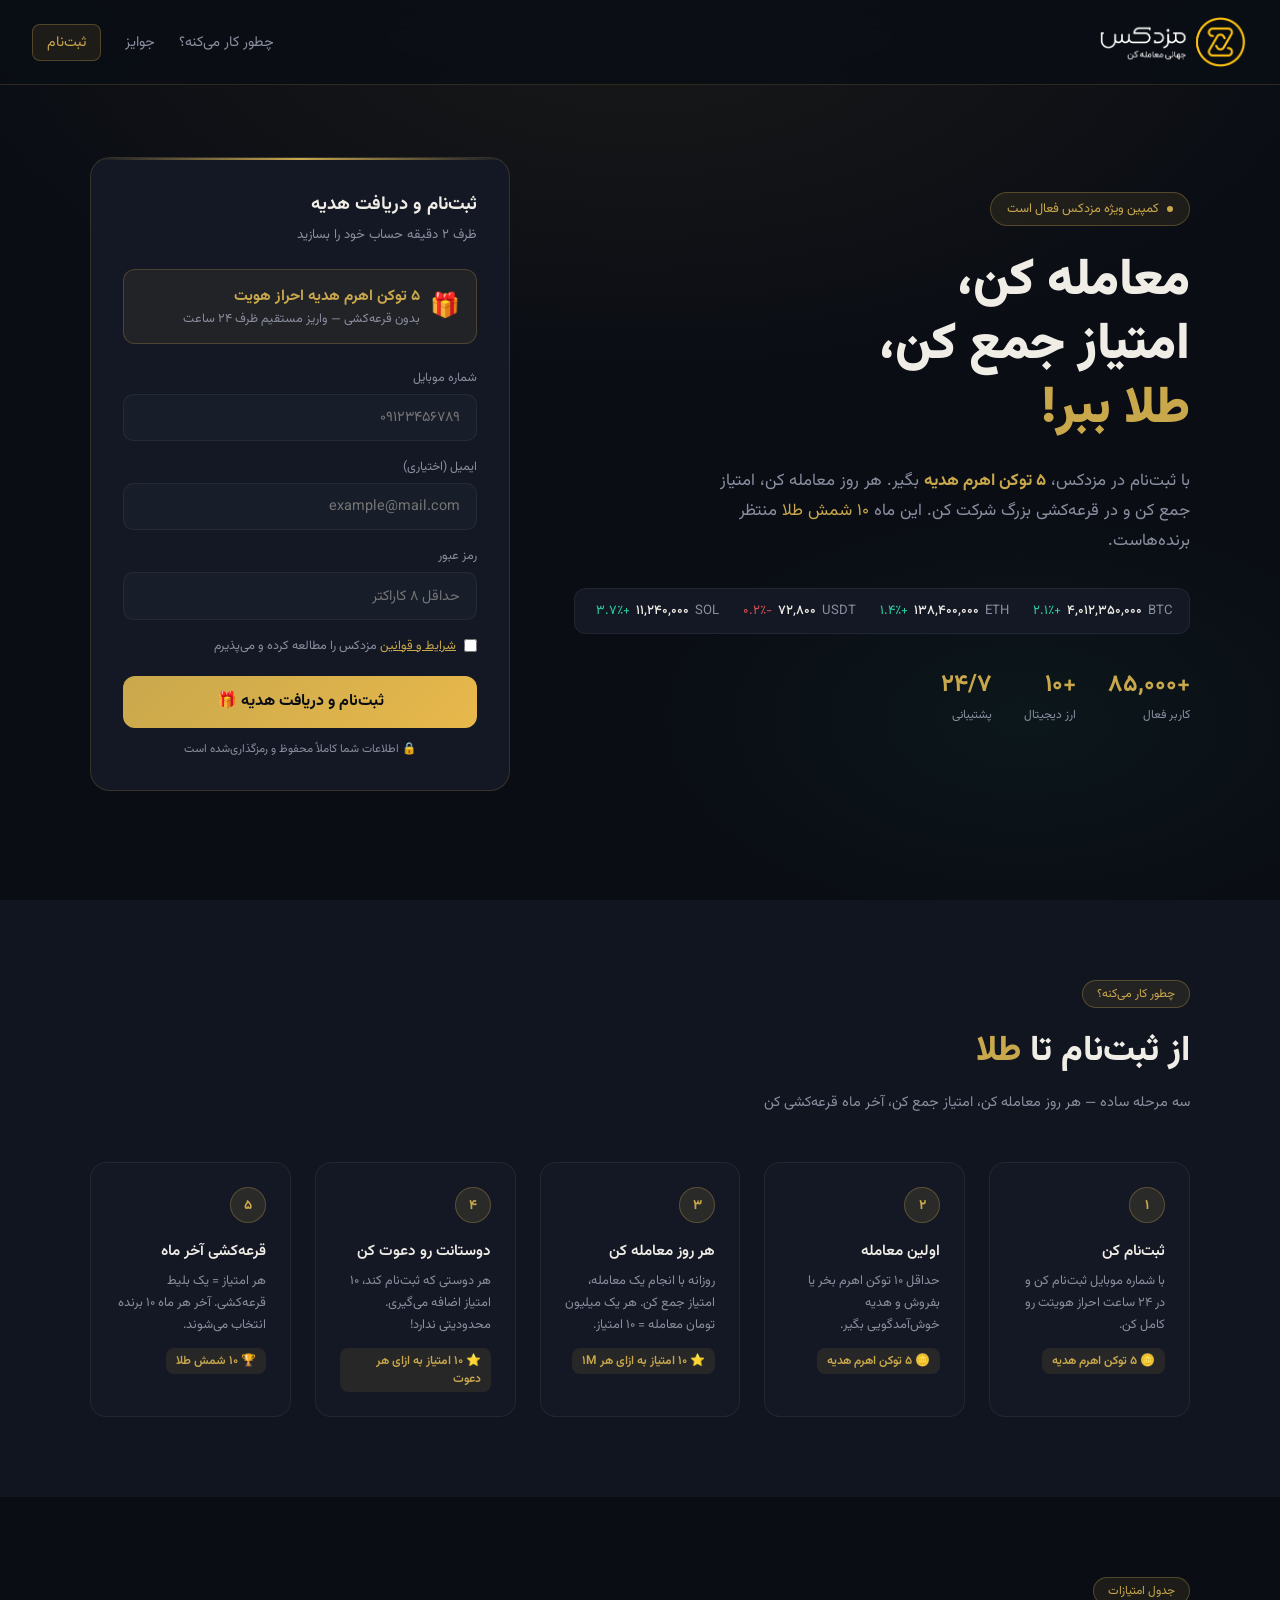
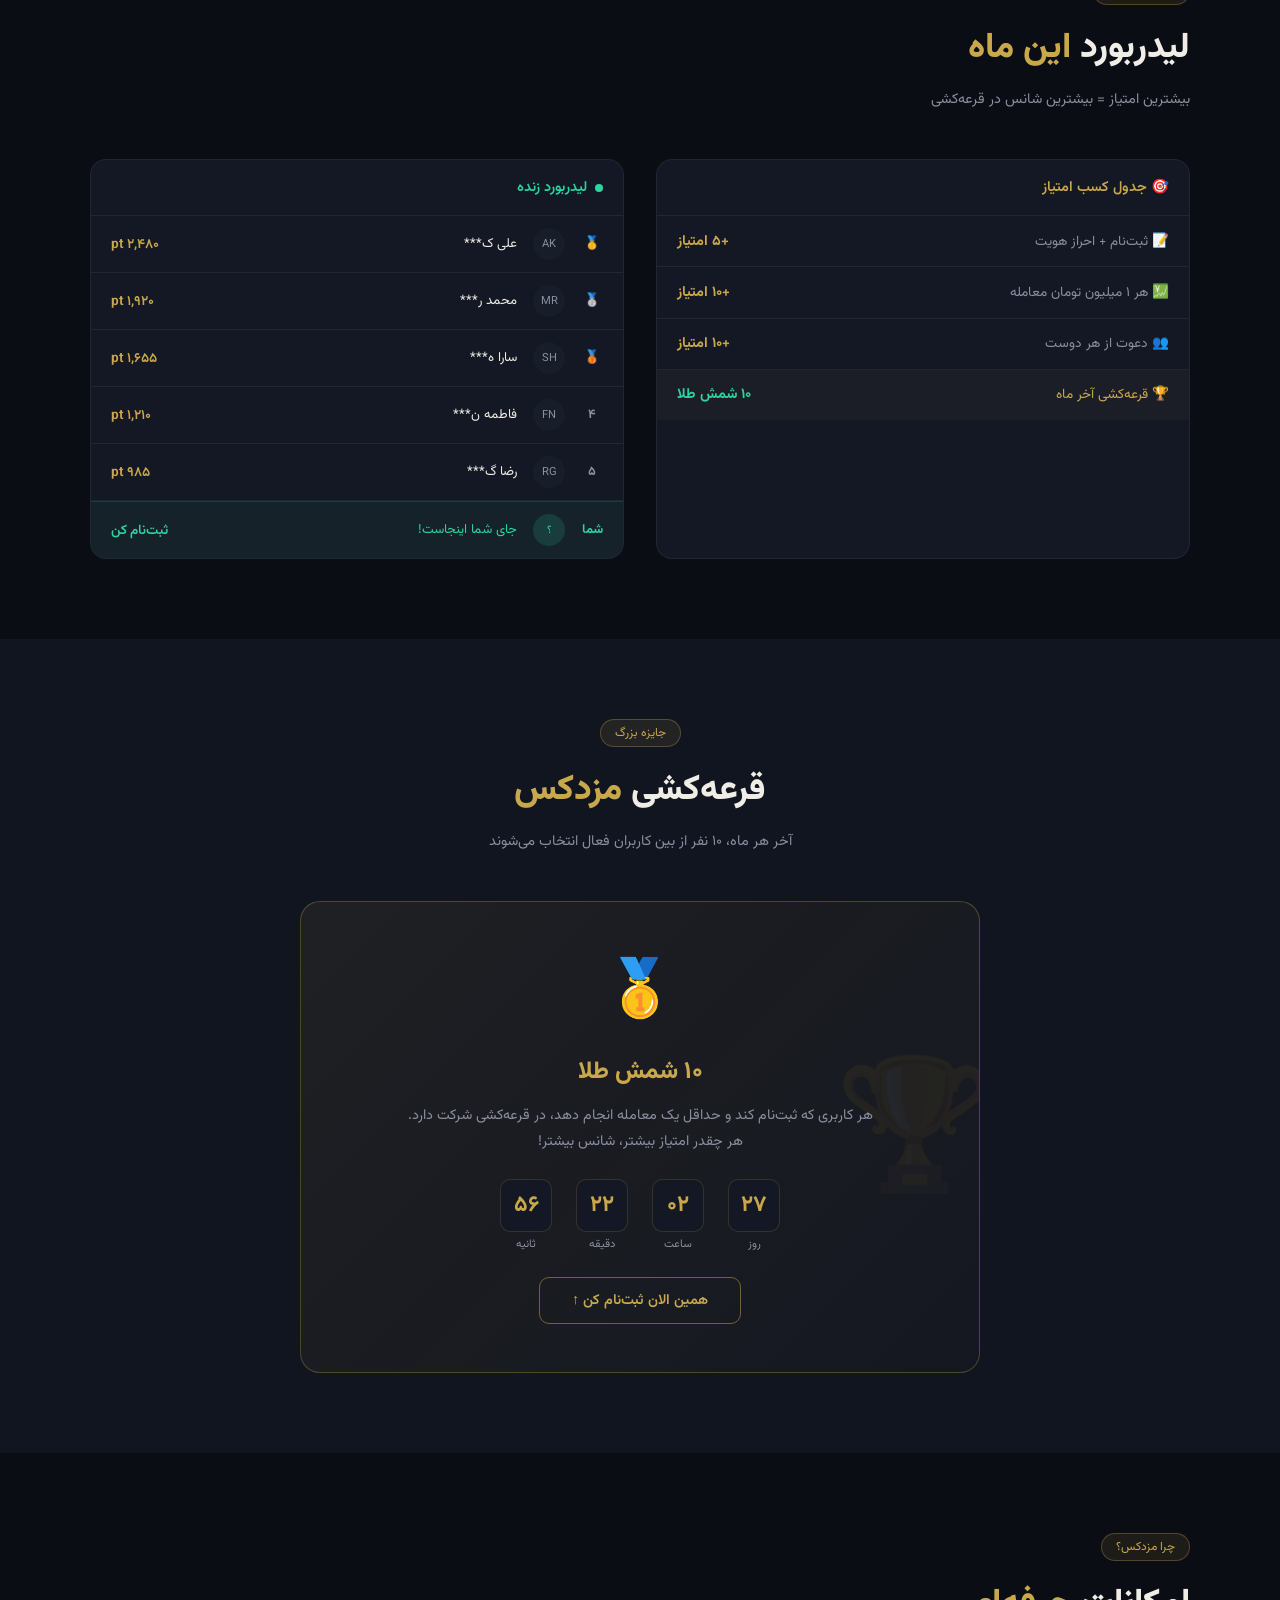
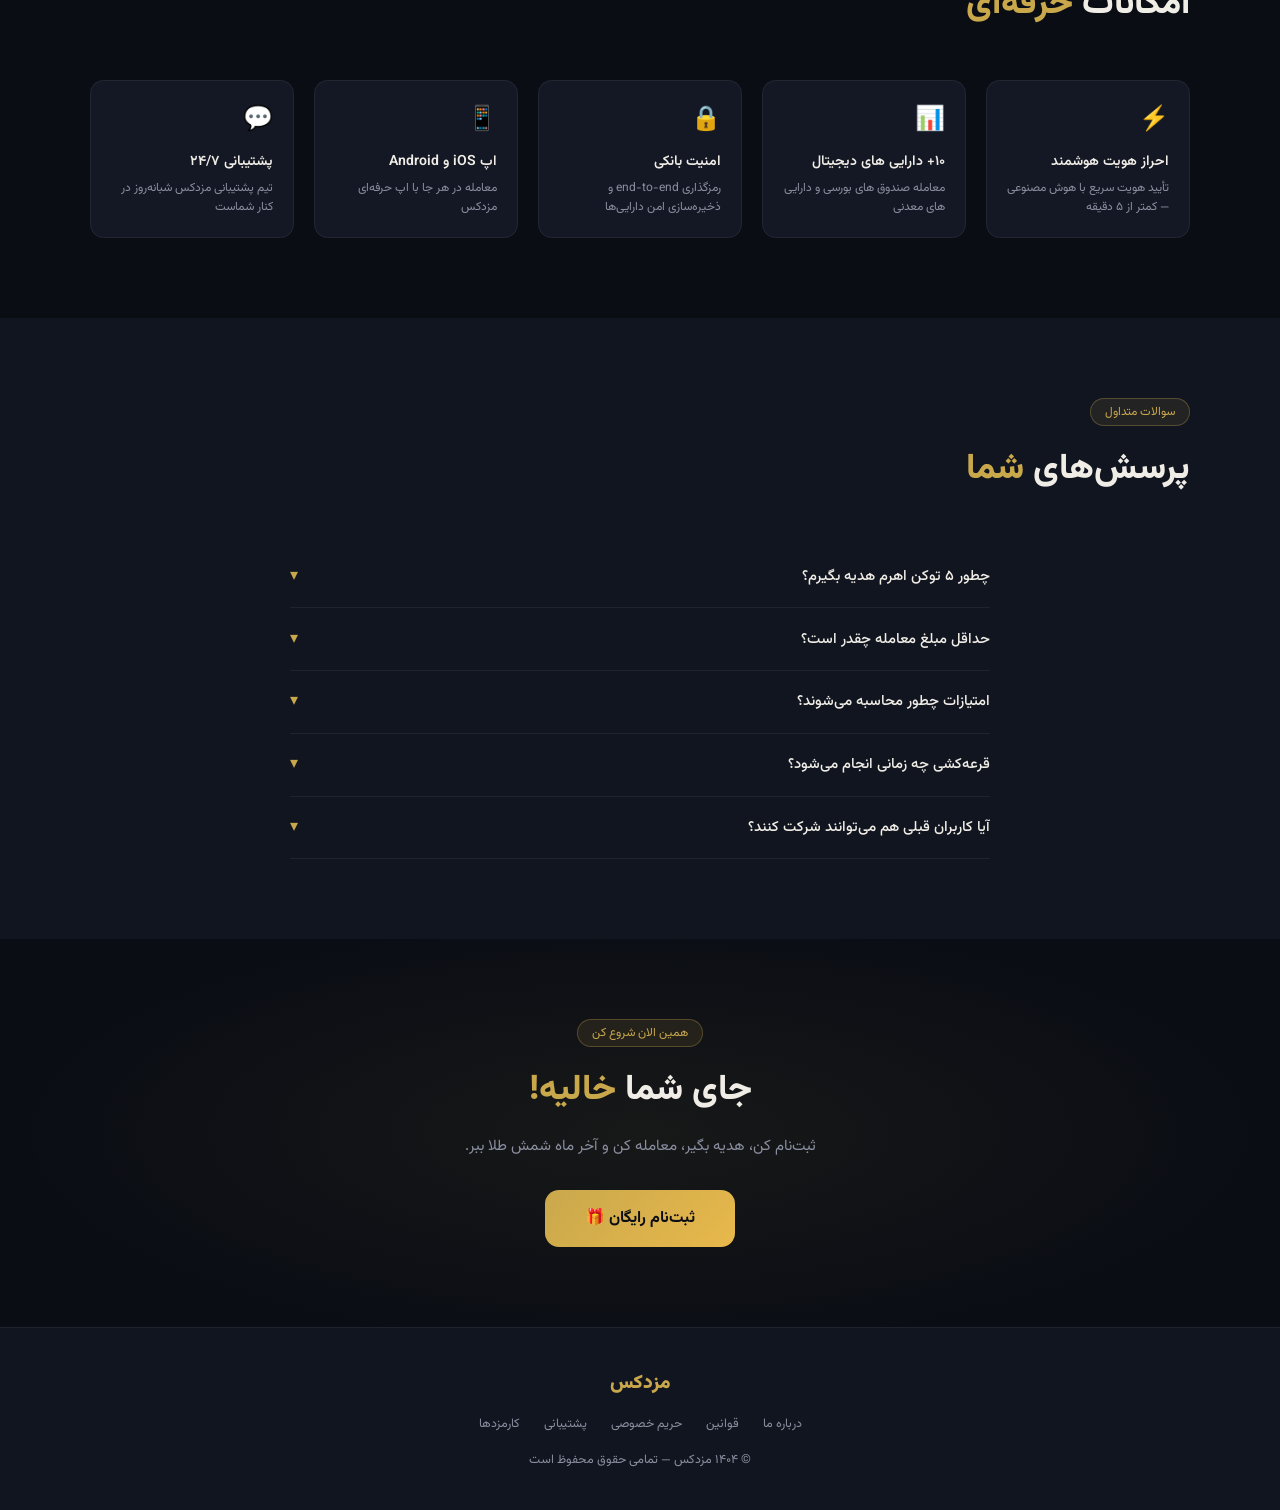
<file: index.html>
﻿<!DOCTYPE html>
<html lang="fa" dir="rtl">
<head>
<meta charset="UTF-8">
<meta name="viewport" content="width=device-width, initial-scale=1.0">
<title>مزدکس | پلتفرم دارایی دیجیتال</title>
<meta name="description" content="با ثبت‌نام در مزدکس، ۵ توکن اهرم هدیه بگیر و در قرعه‌کشی ۱۰ شمش طلا شرکت کن!">
<link rel="icon" type="image/png" href="images/mazdax-horizontal-dark-favaicon.png">
<link rel="preconnect" href="https://fonts.googleapis.com">
<link href="https://fonts.googleapis.com/css2?family=Vazirmatn:wght@300;400;500;700;900&display=swap" rel="stylesheet">
<link rel="stylesheet" href="css/style.css">
</head>
<body>

<!-- NAV -->
<nav>
  <a href="#register" class="logo" aria-label="مزدکس">
    <img src="images/mazdax-horizontal-dark-fa.png" alt="مزدکس">
  </a>
  <div class="nav-links">
    <a href="#how">چطور کار می‌کنه؟</a>
    <a href="#prize">جوایز</a>
    <a href="#register" class="nav-register">ثبت‌نام</a>
  </div>
</nav>

<!-- HERO -->
<section class="hero" id="register">
  <div class="hero-grid">
    <div>
      <div class="hero-badge"><span class="dot"></span> کمپین ویژه مزدکس فعال است</div>
      <h1>معامله کن،<br>امتیاز جمع کن،<br><span class="highlight">طلا ببر!</span></h1>
      <p class="hero-desc">
        با ثبت‌نام در مزدکس، <strong class="text-gold">۵ توکن اهرم هدیه</strong> بگیر.
        هر روز معامله کن، امتیاز جمع کن و در قرعه‌کشی بزرگ شرکت کن.
        این ماه <span class="text-gold">۱۰ شمش طلا</span> منتظر برنده‌هاست.
      </p>

      <div class="ticker-bar" id="ticker">
        <div class="ticker-item">
          <span class="ticker-name">BTC</span>
          <span class="ticker-price" id="btc-price">۴,۰۱۲,۳۵۰,۰۰۰</span>
          <span class="ticker-chg up" id="btc-chg">+۲.۱٪</span>
        </div>
        <div class="ticker-item">
          <span class="ticker-name">ETH</span>
          <span class="ticker-price" id="eth-price">۱۳۸,۴۰۰,۰۰۰</span>
          <span class="ticker-chg up" id="eth-chg">+۱.۴٪</span>
        </div>
        <div class="ticker-item">
          <span class="ticker-name">USDT</span>
          <span class="ticker-price" id="usdt-price">۷۲,۸۰۰</span>
          <span class="ticker-chg dn" id="usdt-chg">-۰.۲٪</span>
        </div>
        <div class="ticker-item">
          <span class="ticker-name">SOL</span>
          <span class="ticker-price" id="sol-price">۱۱,۲۴۰,۰۰۰</span>
          <span class="ticker-chg up" id="sol-chg">+۳.۷٪</span>
        </div>
      </div>

      <div class="hero-stats">
        <div class="stat-item">
          <div class="stat-num">+۸۵,۰۰۰</div>
          <div class="stat-label">کاربر فعال</div>
        </div>
        <div class="stat-item">
          <div class="stat-num">+۱۰</div>
          <div class="stat-label">ارز دیجیتال</div>
        </div>
        <div class="stat-item">
          <div class="stat-num">۲۴/۷</div>
          <div class="stat-label">پشتیبانی</div>
        </div>
      </div>
    </div>

    <!-- FORM -->
    <div class="form-card">
      <div class="form-title">ثبت‌نام و دریافت هدیه</div>
      <div class="form-subtitle">ظرف ۲ دقیقه حساب خود را بسازید</div>

      <div class="gift-box">
        <div class="gift-icon">🎁</div>
        <div class="gift-text">
          <strong>۵ توکن اهرم هدیه احراز هویت</strong>
          <span>بدون قرعه‌کشی — واریز مستقیم ظرف ۲۴ ساعت</span>
        </div>
      </div>

      <form id="regForm">
        <div class="form-group">
          <label>شماره موبایل</label>
          <input type="tel" id="phone" placeholder="۰۹۱۲۳۴۵۶۷۸۹" maxlength="11" required>
        </div>
        <div class="form-group">
          <label>ایمیل (اختیاری)</label>
          <input type="email" id="email" placeholder="example@mail.com">
        </div>
        <div class="form-group">
          <label>رمز عبور</label>
          <input type="text" id="pass" placeholder="حداقل ۸ کاراکتر" required>
        </div>

        <div class="checkbox-row">
          <input type="checkbox" id="terms" required>
          <label for="terms" class="terms-label">
            <a href="#" class="text-gold">شرایط و قوانین</a> مزدکس را مطالعه کرده و می‌پذیرم
          </label>
        </div>

        <button type="submit" class="btn-primary">ثبت‌نام و دریافت هدیه 🎁</button>
        <div class="form-note">🔒 اطلاعات شما کاملاً محفوظ و رمزگذاری‌شده است</div>
      </form>

      <div class="success-box" id="successBox">
        <div class="check-circle">✓</div>
        <h3>ثبت‌نام موفق!</h3>
        <p>لینک تأیید به موبایل شما پیامک شد.<br>بعد از احراز هویت، ۵ توکن اهرم به حسابتان واریز می‌شود.</p>
      </div>
    </div>
  </div>
</section>

<!-- HOW IT WORKS -->
<section id="how">
  <div class="section-center">
    <div class="section-tag">چطور کار می‌کنه؟</div>
    <h2>از ثبت‌نام تا <span class="hl">طلا</span></h2>
    <p class="section-desc">سه مرحله ساده — هر روز معامله کن، امتیاز جمع کن، آخر ماه قرعه‌کشی کن</p>

    <div class="steps">
      <div class="step-card">
        <div class="step-num">۱</div>
        <h3>ثبت‌نام کن</h3>
        <p>با شماره موبایل ثبت‌نام کن و در ۲۴ ساعت احراز هویتت رو کامل کن.</p>
        <div class="step-reward">🪙 ۵ توکن اهرم هدیه</div>
      </div>
      <div class="step-card">
        <div class="step-num">۲</div>
        <h3>اولین معامله</h3>
        <p>حداقل ۱۰ توکن اهرم بخر یا بفروش و هدیه خوش‌آمدگویی بگیر.</p>
        <div class="step-reward">🪙 ۵ توکن اهرم هدیه</div>
      </div>
      <div class="step-card">
        <div class="step-num">۳</div>
        <h3>هر روز معامله کن</h3>
        <p>روزانه با انجام یک معامله، امتیاز جمع کن. هر یک میلیون تومان معامله = ۱۰ امتیاز.</p>
        <div class="step-reward">⭐ ۱۰ امتیاز به ازای هر ۱M</div>
      </div>
      <div class="step-card">
        <div class="step-num">۴</div>
        <h3>دوستانت رو دعوت کن</h3>
        <p>هر دوستی که ثبت‌نام کند، ۱۰ امتیاز اضافه می‌گیری. محدودیتی ندارد!</p>
        <div class="step-reward">⭐ ۱۰ امتیاز به ازای هر دعوت</div>
      </div>
      <div class="step-card">
        <div class="step-num">۵</div>
        <h3>قرعه‌کشی آخر ماه</h3>
        <p>هر امتیاز = یک بلیط قرعه‌کشی. آخر هر ماه ۱۰ برنده انتخاب می‌شوند.</p>
        <div class="step-reward">🏆 ۱۰ شمش طلا</div>
      </div>
    </div>
  </div>
</section>

<!-- GAMIFICATION -->
<section id="game">
  <div class="section-center">
    <div class="section-tag">جدول امتیازات</div>
    <h2>لیدربورد <span class="hl">این ماه</span></h2>
    <p class="section-desc">بیشترین امتیاز = بیشترین شانس در قرعه‌کشی</p>

    <div class="game-grid">
      <!-- Points Table -->
      <div class="points-table">
        <div class="points-header">🎯 جدول کسب امتیاز</div>
        <div class="points-row">
          <span class="action">📝 ثبت‌نام + احراز هویت</span>
          <span class="pts">+۵ امتیاز</span>
        </div>
        <div class="points-row">
          <span class="action">💹 هر ۱ میلیون تومان معامله</span>
          <span class="pts">+۱۰ امتیاز</span>
        </div>
        <div class="points-row">
          <span class="action">👥 دعوت از هر دوست</span>
          <span class="pts">+۱۰ امتیاز</span>
        </div>
        <div class="points-row points-row-highlight">
          <span class="action text-gold">🏆 قرعه‌کشی آخر ماه</span>
          <span class="pts text-accent">۱۰ شمش طلا</span>
        </div>
      </div>

      <!-- Leaderboard -->
      <div class="leaderboard">
        <div class="lb-header"><span class="lb-badge"></span> لیدربورد زنده</div>
        <div class="lb-row">
          <div class="lb-rank top">🥇</div>
          <div class="lb-avatar">AK</div>
          <div class="lb-name">علی ک***</div>
          <div class="lb-pts">۲,۴۸۰ pt</div>
        </div>
        <div class="lb-row">
          <div class="lb-rank top">🥈</div>
          <div class="lb-avatar">MR</div>
          <div class="lb-name">محمد ر***</div>
          <div class="lb-pts">۱,۹۲۰ pt</div>
        </div>
        <div class="lb-row">
          <div class="lb-rank top">🥉</div>
          <div class="lb-avatar">SH</div>
          <div class="lb-name">سارا ه***</div>
          <div class="lb-pts">۱,۶۵۵ pt</div>
        </div>
        <div class="lb-row">
          <div class="lb-rank">۴</div>
          <div class="lb-avatar">FN</div>
          <div class="lb-name">فاطمه ن***</div>
          <div class="lb-pts">۱,۲۱۰ pt</div>
        </div>
        <div class="lb-row">
          <div class="lb-rank">۵</div>
          <div class="lb-avatar">RG</div>
          <div class="lb-name">رضا گ***</div>
          <div class="lb-pts">۹۸۵ pt</div>
        </div>
        <div class="lb-row lb-row-current">
          <div class="lb-rank text-accent">شما</div>
          <div class="lb-avatar lb-avatar-current">؟</div>
          <div class="lb-name text-accent">جای شما اینجاست!</div>
          <div class="lb-pts text-accent">ثبت‌نام کن</div>
        </div>
      </div>
    </div>
  </div>
</section>

<!-- PRIZE -->
<section id="prize">
  <div class="section-center section-center-text">
    <div class="section-tag">جایزه بزرگ</div>
    <h2>قرعه‌کشی <span class="hl">مزدکس</span></h2>
    <p class="section-desc section-desc-center">آخر هر ماه، ۱۰ نفر از بین کاربران فعال انتخاب می‌شوند</p>

    <div class="prize-card">
      <div class="prize-icon">🥇</div>
      <h3>۱۰ شمش طلا</h3>
      <p>هر کاربری که ثبت‌نام کند و حداقل یک معامله انجام دهد، در قرعه‌کشی شرکت دارد. هر چقدر امتیاز بیشتر، شانس بیشتر!</p>

      <div class="prize-countdown">
        <div class="cd-item">
          <span class="cd-num" id="cd-days">۲۳</span>
          <div class="cd-label">روز</div>
        </div>
        <div class="cd-item">
          <span class="cd-num" id="cd-hours">۱۴</span>
          <div class="cd-label">ساعت</div>
        </div>
        <div class="cd-item">
          <span class="cd-num" id="cd-mins">۳۸</span>
          <div class="cd-label">دقیقه</div>
        </div>
        <div class="cd-item">
          <span class="cd-num" id="cd-secs">۰۰</span>
          <div class="cd-label">ثانیه</div>
        </div>
      </div>

      <a href="#register" class="btn-outline">همین الان ثبت‌نام کن ↑</a>
    </div>
  </div>
</section>

<!-- FEATURES -->
<section id="features">
  <div class="section-center">
    <div class="section-tag">چرا مزدکس؟</div>
    <h2>امکانات <span class="hl">حرفه‌ای</span></h2>

    <div class="feat-grid">
      <div class="feat-card">
        <div class="feat-icon">⚡</div>
        <h4>احراز هویت هوشمند</h4>
        <p>تأیید هویت سریع با هوش مصنوعی — کمتر از ۵ دقیقه</p>
      </div>
      <div class="feat-card">
        <div class="feat-icon">📊</div>
        <h4>۱۰+ دارایی های دیجیتال </h4>
        <p>معامله صندوق های بورسی و دارایی های معدنی</p>
      </div>
      <div class="feat-card">
        <div class="feat-icon">🔒</div>
        <h4>امنیت بانکی</h4>
        <p>رمزگذاری end-to-end و ذخیره‌سازی امن دارایی‌ها</p>
      </div>
      <div class="feat-card">
        <div class="feat-icon">📱</div>
        <h4>اپ iOS و Android</h4>
        <p>معامله در هر جا با اپ حرفه‌ای مزدکس</p>
      </div>
      <div class="feat-card">
        <div class="feat-icon">💬</div>
        <h4>پشتیبانی ۲۴/۷</h4>
        <p>تیم پشتیبانی مزدکس شبانه‌روز در کنار شماست</p>
      </div>
    </div>
  </div>
</section>

<!-- FAQ -->
<section id="faq">
  <div class="section-center">
    <div class="section-tag">سوالات متداول</div>
    <h2>پرسش‌های <span class="hl">شما</span></h2>

    <div class="faq-list">
      <div class="faq-item">
        <button class="faq-q">
          چطور ۵ توکن اهرم هدیه بگیرم؟
          <span class="faq-arrow">▾</span>
        </button>
        <div class="faq-a">
          کافیست ثبت‌نام کنید و ظرف ۲۴ ساعت احراز هویتتان را کامل کنید. بعد از تأیید، ۵ توکن اهرم مستقیماً به حسابتان واریز می‌شود — بدون قرعه‌کشی.
        </div>
      </div>
      <div class="faq-item">
        <button class="faq-q">
          حداقل مبلغ معامله چقدر است؟
          <span class="faq-arrow">▾</span>
        </button>
        <div class="faq-a">
          حداقل معامله در بازار توکن اهرم ۱۰ توکن اهرم است. برای سایر بازارها، محدودیت‌های جداگانه اعمال می‌شود.
        </div>
      </div>
      <div class="faq-item">
        <button class="faq-q">
          امتیازات چطور محاسبه می‌شوند؟
          <span class="faq-arrow">▾</span>
        </button>
        <div class="faq-a">
          ثبت‌نام + احراز هویت = ۵ امتیاز | هر ۱ میلیون تومان معامله = ۱۰ امتیاز | هر دوست دعوت‌شده = ۱۰ امتیاز. امتیازات به صورت روزانه به‌روزرسانی می‌شوند.
        </div>
      </div>
      <div class="faq-item">
        <button class="faq-q">
          قرعه‌کشی چه زمانی انجام می‌شود؟
          <span class="faq-arrow">▾</span>
        </button>
        <div class="faq-a">
          قرعه‌کشی آخر هر ماه به صورت زنده برگزار می‌شود. نتایج از طریق پیامک و ایمیل به برندگان اطلاع‌رسانی می‌شود.
        </div>
      </div>
      <div class="faq-item">
        <button class="faq-q">
          آیا کاربران قبلی هم می‌توانند شرکت کنند؟
          <span class="faq-arrow">▾</span>
        </button>
        <div class="faq-a">
          بله! کاربران فعلی مزدکس هم با انجام معامله می‌توانند امتیاز جمع کنند و در قرعه‌کشی شرکت داشته باشند. هدیه احراز هویت فقط برای کاربران جدید است.
        </div>
      </div>
    </div>
  </div>
</section>

<!-- CTA BOTTOM -->
<section class="cta-section">
  <div class="cta-inner">
    <div class="section-tag">همین الان شروع کن</div>
    <h2>جای شما <span class="hl">خالیه!</span></h2>
    <p>ثبت‌نام کن، هدیه بگیر، معامله کن و آخر ماه شمش طلا ببر.</p>
    <a href="#register" class="btn-cta">ثبت‌نام رایگان 🎁</a>
  </div>
</section>

<!-- FOOTER -->
<footer>
  <div class="footer-logo">مزدکس</div>
  <div class="footer-links">
    <a href="#">درباره ما</a>
    <a href="#">قوانین</a>
    <a href="#">حریم خصوصی</a>
    <a href="#">پشتیبانی</a>
    <a href="#">کارمزدها</a>
  </div>
  <p>© ۱۴۰۴ مزدکس — تمامی حقوق محفوظ است</p>
</footer>

<script src="js/main.js"></script>
</body>
</html>
</file>
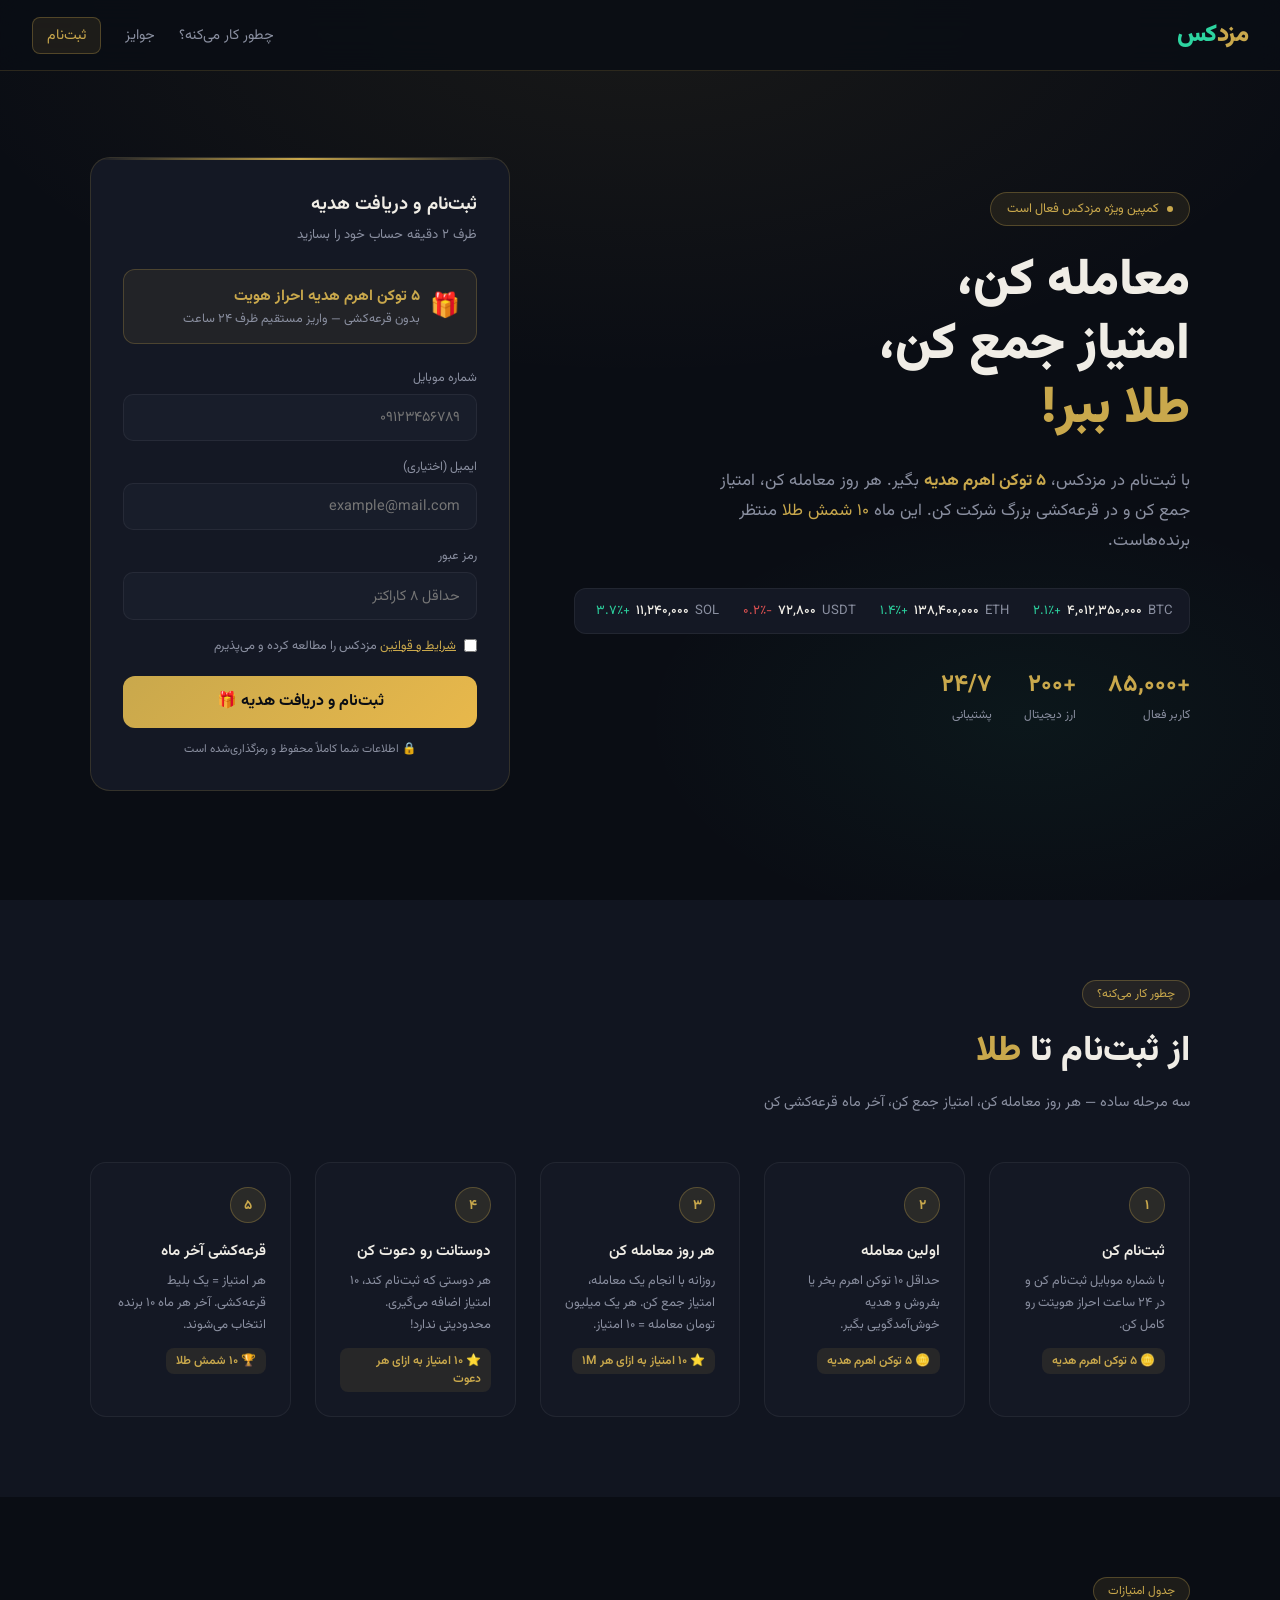
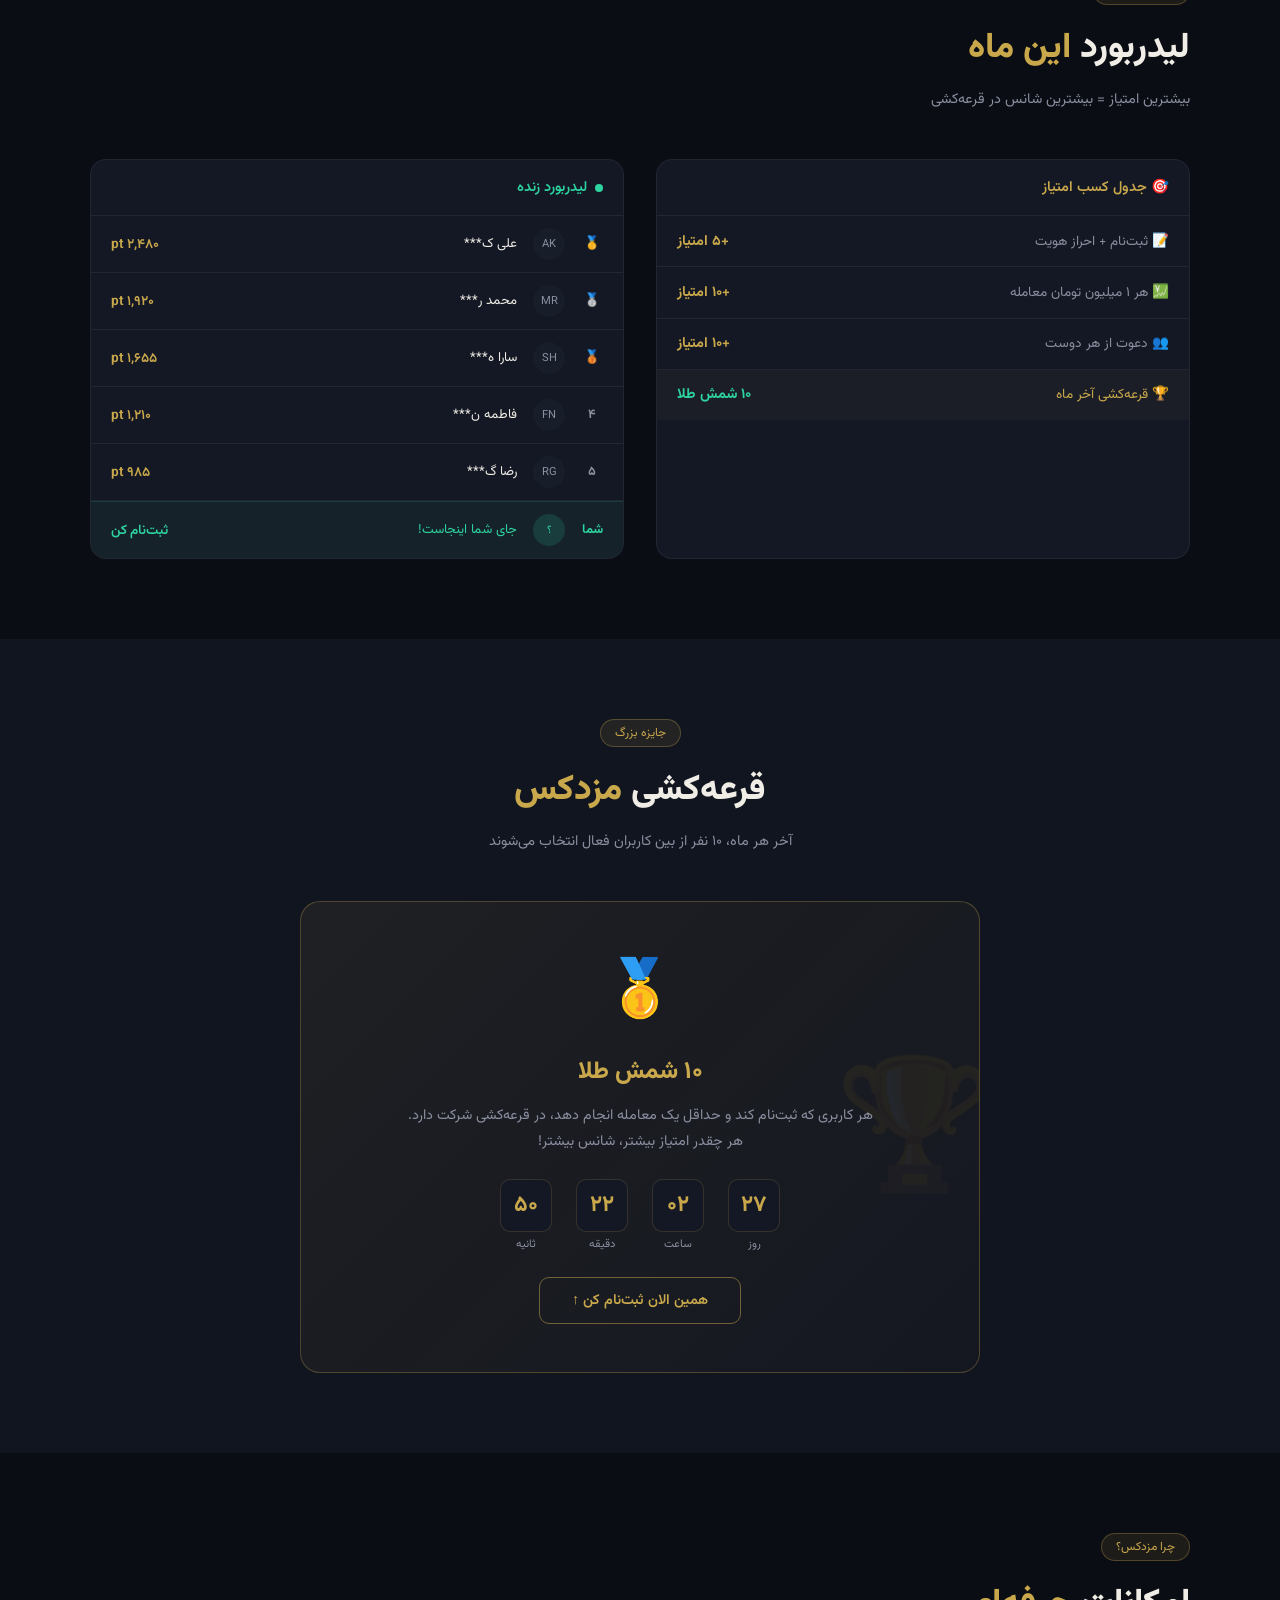
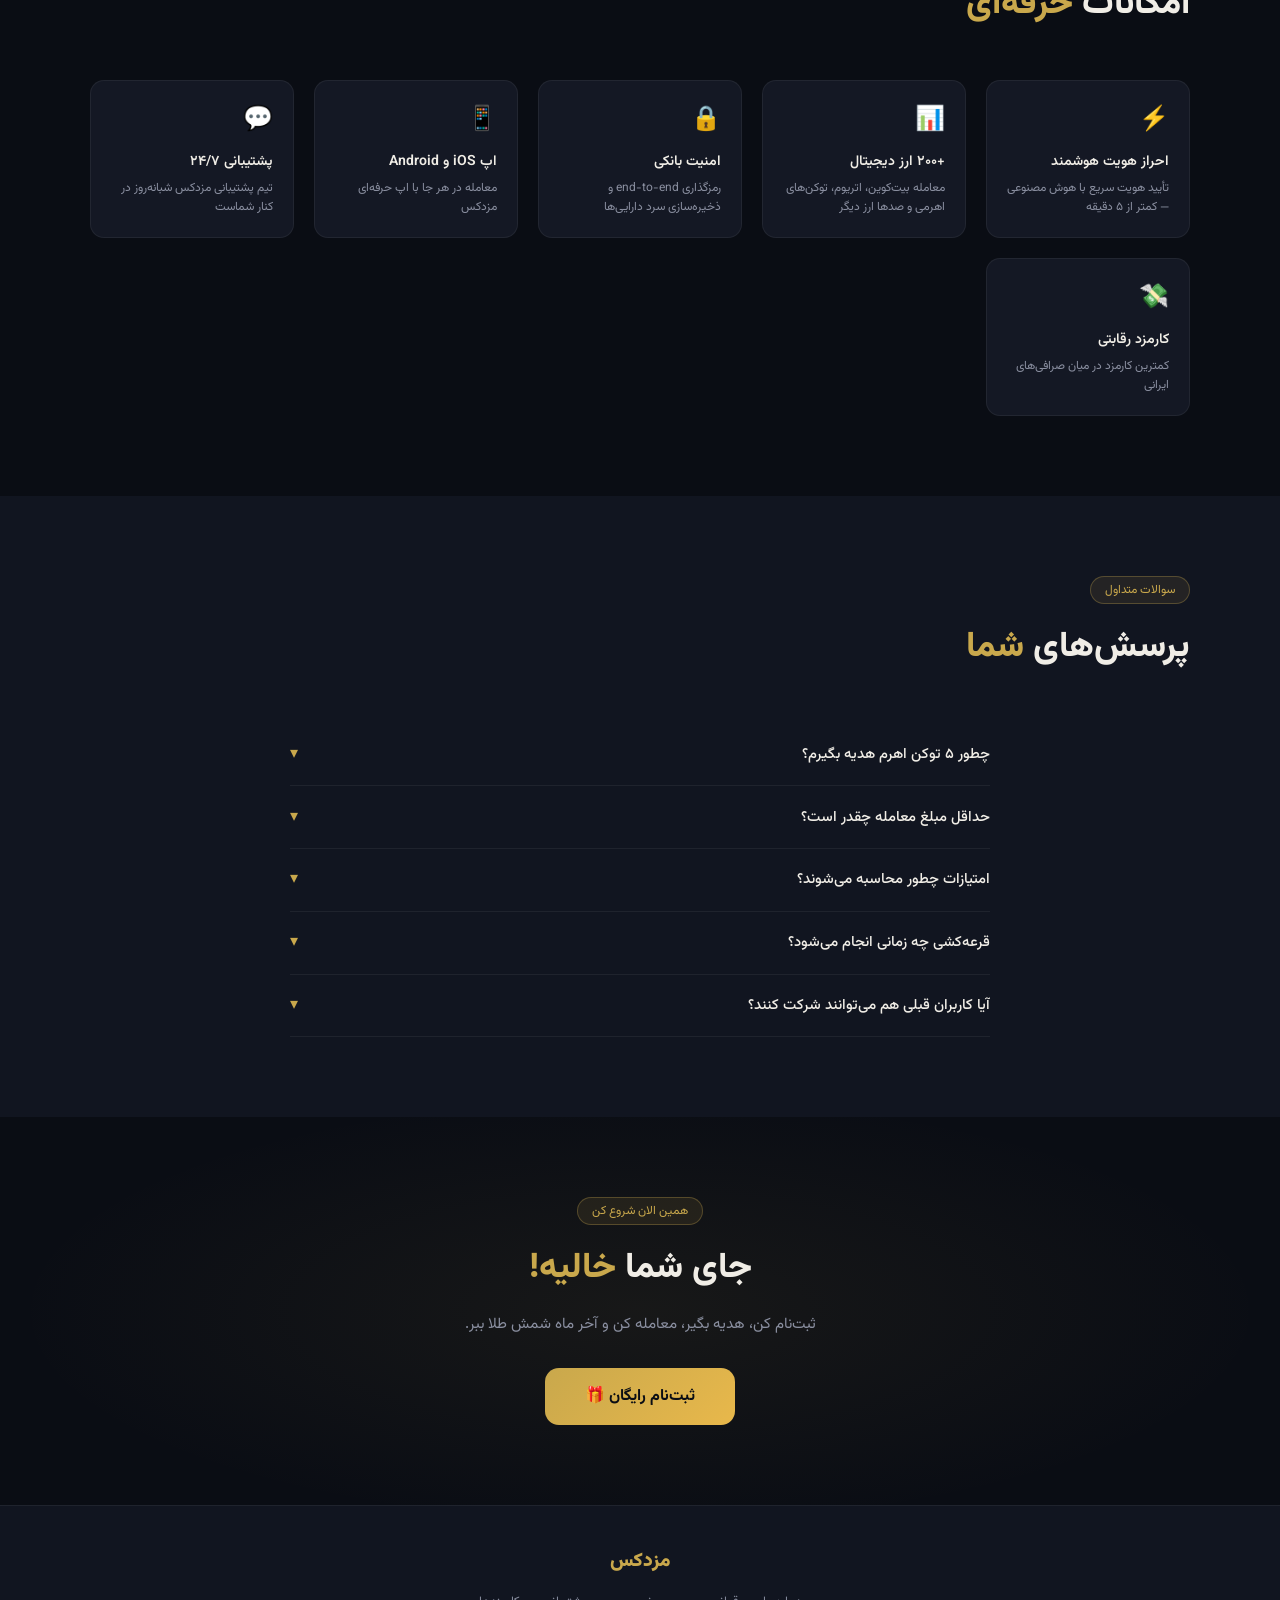
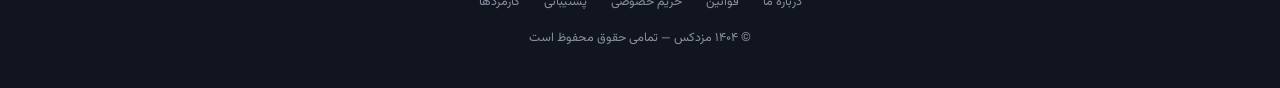
<file: admin/data/backups/2026-06-13_07-57-21_index.html>
<!DOCTYPE html>
<html lang="fa" dir="rtl">
<head>
<meta charset="UTF-8">
<meta name="viewport" content="width=device-width, initial-scale=1.0">
<title>مزدکس | صرافی ارز دیجیتال</title>
<meta name="description" content="با ثبت‌نام در مزدکس، ۵ توکن اهرم هدیه بگیر و در قرعه‌کشی ۱۰ شمش طلا شرکت کن!">
<link rel="preconnect" href="https://fonts.googleapis.com">
<link href="https://fonts.googleapis.com/css2?family=Vazirmatn:wght@300;400;500;700;900&display=swap" rel="stylesheet">
<style>
  *, *::before, *::after { box-sizing: border-box; margin: 0; padding: 0; }

  :root {
    --gold: #C9A84C;
    --gold-light: #F0D080;
    --gold-dark: #8B6914;
    --dark: #0A0D14;
    --dark-2: #111520;
    --dark-3: #181D2A;
    --dark-4: #1E2436;
    --dark-card: #141824;
    --accent: #2DD4A0;
    --accent-dim: rgba(45,212,160,0.12);
    --text: #F0EDE6;
    --text-muted: #8A8FA0;
    --border: rgba(201,168,76,0.18);
    --border-dim: rgba(255,255,255,0.06);
    --red: #E05252;
    --green: #2DD4A0;
  }

  html { scroll-behavior: smooth; }

  body {
    font-family: 'Vazirmatn', sans-serif;
    background: var(--dark);
    color: var(--text);
    min-height: 100vh;
    overflow-x: hidden;
  }

  /* ── NAV ── */
  nav {
    position: fixed; top: 0; right: 0; left: 0; z-index: 100;
    padding: 1rem 2rem;
    display: flex; align-items: center; justify-content: space-between;
    background: rgba(10,13,20,0.85);
    backdrop-filter: blur(16px);
    border-bottom: 0.5px solid var(--border);
  }
  .logo {
    font-size: 1.5rem; font-weight: 900; color: var(--gold);
    letter-spacing: -0.5px;
  }
  .logo span { color: var(--accent); }
  nav a {
    color: var(--text-muted); text-decoration: none; font-size: 0.9rem;
    transition: color 0.2s;
  }
  nav a:hover { color: var(--gold); }

  /* ── HERO ── */
  .hero {
    min-height: 100vh;
    display: flex; align-items: center; justify-content: center;
    padding: 7rem 2rem 4rem;
    position: relative;
    background: radial-gradient(ellipse 80% 60% at 50% 0%, rgba(201,168,76,0.08) 0%, transparent 70%),
                radial-gradient(ellipse 50% 40% at 80% 80%, rgba(45,212,160,0.05) 0%, transparent 60%);
  }
  .hero-grid {
    max-width: 1100px; width: 100%;
    display: grid; grid-template-columns: 1fr 420px; gap: 4rem; align-items: center;
  }
  .hero-badge {
    display: inline-flex; align-items: center; gap: 8px;
    background: rgba(201,168,76,0.1);
    border: 0.5px solid rgba(201,168,76,0.3);
    border-radius: 999px; padding: 6px 16px;
    font-size: 0.8rem; color: var(--gold);
    margin-bottom: 1.5rem;
  }
  .hero-badge .dot { width: 6px; height: 6px; border-radius: 50%; background: var(--gold); animation: pulse 1.5s infinite; }
  @keyframes pulse { 0%,100%{opacity:1} 50%{opacity:0.3} }
  h1 {
    font-size: clamp(2rem, 5vw, 3.2rem);
    font-weight: 900; line-height: 1.25;
    margin-bottom: 1.5rem;
  }
  h1 .highlight { color: var(--gold); }
  h1 .accent { color: var(--accent); }
  .hero-desc {
    font-size: 1.05rem; color: var(--text-muted); line-height: 1.8;
    max-width: 480px; margin-bottom: 2rem;
  }
  .hero-stats {
    display: flex; gap: 2rem; margin-bottom: 2rem;
  }
  .stat-item { }
  .stat-num { font-size: 1.5rem; font-weight: 700; color: var(--gold); }
  .stat-label { font-size: 0.75rem; color: var(--text-muted); margin-top: 2px; }

  .ticker-bar {
    display: flex; gap: 1.5rem; flex-wrap: wrap;
    margin-bottom: 2rem;
    padding: 0.75rem 1rem;
    background: var(--dark-card);
    border: 0.5px solid var(--border-dim);
    border-radius: 12px;
    font-size: 0.82rem;
  }
  .ticker-item { display: flex; align-items: center; gap: 6px; }
  .ticker-name { color: var(--text-muted); }
  .ticker-price { font-weight: 500; }
  .ticker-chg.up { color: var(--green); }
  .ticker-chg.dn { color: var(--red); }

  /* ── FORM CARD ── */
  .form-card {
    background: var(--dark-card);
    border: 0.5px solid var(--border);
    border-radius: 20px;
    padding: 2rem;
    position: relative;
    overflow: hidden;
  }
  .form-card::before {
    content: '';
    position: absolute; top: 0; right: 0; left: 0; height: 2px;
    background: linear-gradient(90deg, transparent, var(--gold), transparent);
  }
  .form-title {
    font-size: 1.15rem; font-weight: 700; margin-bottom: 0.4rem;
  }
  .form-subtitle {
    font-size: 0.82rem; color: var(--text-muted); margin-bottom: 1.5rem;
  }
  .gift-box {
    background: rgba(201,168,76,0.08);
    border: 0.5px solid rgba(201,168,76,0.25);
    border-radius: 12px; padding: 0.85rem 1rem;
    display: flex; align-items: center; gap: 10px;
    margin-bottom: 1.5rem; font-size: 0.85rem;
  }
  .gift-icon { font-size: 1.5rem; }
  .gift-text strong { color: var(--gold); display: block; font-size: 0.95rem; }
  .gift-text span { color: var(--text-muted); font-size: 0.78rem; }

  .form-group { margin-bottom: 1rem; }
  label { display: block; font-size: 0.78rem; color: var(--text-muted); margin-bottom: 6px; }
  input[type="tel"], input[type="text"], input[type="email"] {
    width: 100%; padding: 0.7rem 1rem;
    background: var(--dark-3);
    border: 0.5px solid var(--border-dim);
    border-radius: 10px; color: var(--text);
    font-family: 'Vazirmatn', sans-serif; font-size: 0.9rem;
    outline: none; transition: border-color 0.2s;
    direction: ltr; text-align: right;
  }
  input:focus { border-color: rgba(201,168,76,0.4); }
  .checkbox-row {
    display: flex; align-items: flex-start; gap: 8px;
    font-size: 0.78rem; color: var(--text-muted); margin-bottom: 1.25rem;
  }
  .checkbox-row input[type="checkbox"] { margin-top: 3px; accent-color: var(--gold); }
  .checkbox-row a { color: var(--gold); }

  .btn-primary {
    width: 100%; padding: 0.85rem;
    background: linear-gradient(135deg, var(--gold), #E8B84B);
    color: #0A0D14; font-family: 'Vazirmatn', sans-serif;
    font-size: 1rem; font-weight: 700; border: none;
    border-radius: 12px; cursor: pointer;
    transition: transform 0.15s, box-shadow 0.15s;
  }
  .btn-primary:hover { transform: translateY(-1px); box-shadow: 0 8px 24px rgba(201,168,76,0.25); }
  .btn-primary:active { transform: scale(0.98); }

  .form-note { text-align: center; font-size: 0.72rem; color: var(--text-muted); margin-top: 0.75rem; }

  /* ── SUCCESS STATE ── */
  .success-box {
    display: none; text-align: center; padding: 1rem 0;
  }
  .success-box .check-circle {
    width: 60px; height: 60px; border-radius: 50%;
    background: rgba(45,212,160,0.15); border: 2px solid var(--accent);
    display: flex; align-items: center; justify-content: center;
    font-size: 1.8rem; margin: 0 auto 1rem;
  }
  .success-box h3 { color: var(--accent); margin-bottom: 0.5rem; }
  .success-box p { font-size: 0.85rem; color: var(--text-muted); }

  /* ── SECTION STYLES ── */
  section { padding: 5rem 2rem; }
  .section-center { max-width: 1100px; margin: 0 auto; }
  .section-tag {
    display: inline-block; background: rgba(201,168,76,0.1);
    border: 0.5px solid rgba(201,168,76,0.3); border-radius: 999px;
    padding: 4px 14px; font-size: 0.75rem; color: var(--gold);
    margin-bottom: 1rem;
  }
  h2 { font-size: clamp(1.5rem, 3vw, 2.2rem); font-weight: 800; margin-bottom: 0.75rem; }
  h2 .hl { color: var(--gold); }

  /* ── HOW IT WORKS ── */
  #how { background: var(--dark-2); }
  .steps {
    display: grid; grid-template-columns: repeat(auto-fit, minmax(200px, 1fr));
    gap: 1.5rem; margin-top: 3rem;
  }
  .step-card {
    background: var(--dark-card);
    border: 0.5px solid var(--border-dim);
    border-radius: 16px; padding: 1.5rem;
    position: relative; transition: border-color 0.2s;
  }
  .step-card:hover { border-color: var(--border); }
  .step-num {
    width: 36px; height: 36px; border-radius: 50%;
    background: rgba(201,168,76,0.12); border: 0.5px solid rgba(201,168,76,0.3);
    display: flex; align-items: center; justify-content: center;
    font-size: 0.85rem; font-weight: 700; color: var(--gold);
    margin-bottom: 1rem;
  }
  .step-card h3 { font-size: 0.95rem; font-weight: 600; margin-bottom: 0.5rem; }
  .step-card p { font-size: 0.8rem; color: var(--text-muted); line-height: 1.7; }
  .step-reward {
    display: inline-flex; align-items: center; gap: 5px;
    background: rgba(201,168,76,0.1); border-radius: 8px;
    padding: 4px 10px; font-size: 0.75rem; color: var(--gold);
    font-weight: 600; margin-top: 0.75rem;
  }

  /* ── GAMIFICATION ── */
  #game { background: var(--dark); }
  .game-grid {
    display: grid; grid-template-columns: 1fr 1fr; gap: 2rem; margin-top: 3rem;
  }
  .points-table {
    background: var(--dark-card); border: 0.5px solid var(--border-dim);
    border-radius: 16px; overflow: hidden;
  }
  .points-header {
    padding: 1rem 1.25rem; border-bottom: 0.5px solid var(--border-dim);
    font-size: 0.9rem; font-weight: 600; color: var(--gold);
  }
  .points-row {
    display: flex; align-items: center; justify-content: space-between;
    padding: 0.85rem 1.25rem; border-bottom: 0.5px solid var(--border-dim);
    font-size: 0.85rem;
  }
  .points-row:last-child { border-bottom: none; }
  .points-row .action { color: var(--text-muted); }
  .points-row .pts { color: var(--gold); font-weight: 700; font-size: 0.9rem; }

  .leaderboard {
    background: var(--dark-card); border: 0.5px solid var(--border-dim);
    border-radius: 16px; overflow: hidden;
  }
  .lb-header {
    padding: 1rem 1.25rem; border-bottom: 0.5px solid var(--border-dim);
    font-size: 0.9rem; font-weight: 600; color: var(--accent);
    display: flex; align-items: center; gap: 8px;
  }
  .lb-badge { width: 8px; height: 8px; border-radius: 50%; background: var(--accent); animation: pulse 1.5s infinite; }
  .lb-row {
    display: flex; align-items: center; gap: 1rem;
    padding: 0.75rem 1.25rem; border-bottom: 0.5px solid var(--border-dim);
    font-size: 0.82rem;
  }
  .lb-row:last-child { border-bottom: none; }
  .lb-rank { width: 22px; text-align: center; font-weight: 700; font-size: 0.8rem; color: var(--text-muted); }
  .lb-rank.top { color: var(--gold); }
  .lb-avatar {
    width: 32px; height: 32px; border-radius: 50%;
    background: var(--dark-3); display: flex; align-items: center; justify-content: center;
    font-size: 0.7rem; color: var(--text-muted);
  }
  .lb-name { flex: 1; }
  .lb-pts { font-weight: 600; color: var(--gold); font-size: 0.85rem; }

  /* ── PRIZE ── */
  #prize { background: var(--dark-2); }
  .prize-card {
    background: linear-gradient(135deg, rgba(201,168,76,0.08), rgba(201,168,76,0.02));
    border: 0.5px solid rgba(201,168,76,0.3);
    border-radius: 20px; padding: 3rem;
    text-align: center; max-width: 680px; margin: 3rem auto 0;
    position: relative; overflow: hidden;
  }
  .prize-card::after {
    content: '🏆';
    position: absolute; font-size: 8rem; opacity: 0.05;
    right: -1rem; top: 50%; transform: translateY(-50%);
  }
  .prize-icon { font-size: 3.5rem; margin-bottom: 1rem; }
  .prize-card h3 { font-size: 1.5rem; font-weight: 800; color: var(--gold); margin-bottom: 0.75rem; }
  .prize-card p { color: var(--text-muted); font-size: 0.9rem; line-height: 1.8; max-width: 480px; margin: 0 auto 1.5rem; }
  .prize-countdown {
    display: flex; justify-content: center; gap: 1.5rem; margin-bottom: 1.5rem;
  }
  .cd-item { text-align: center; }
  .cd-num {
    background: var(--dark-card); border: 0.5px solid var(--border);
    border-radius: 10px; padding: 0.5rem 0.75rem;
    font-size: 1.4rem; font-weight: 700; color: var(--gold);
    min-width: 52px; display: block;
  }
  .cd-label { font-size: 0.7rem; color: var(--text-muted); margin-top: 4px; }
  .btn-outline {
    display: inline-flex; align-items: center; gap: 8px;
    padding: 0.7rem 2rem; border: 0.5px solid rgba(201,168,76,0.5);
    border-radius: 10px; color: var(--gold); font-family: 'Vazirmatn', sans-serif;
    font-size: 0.9rem; font-weight: 600; background: transparent; cursor: pointer;
    text-decoration: none; transition: background 0.2s;
  }
  .btn-outline:hover { background: rgba(201,168,76,0.1); }

  /* ── FEATURES ── */
  #features { background: var(--dark); }
  .feat-grid {
    display: grid; grid-template-columns: repeat(auto-fit, minmax(180px, 1fr));
    gap: 1.25rem; margin-top: 3rem;
  }
  .feat-card {
    background: var(--dark-card); border: 0.5px solid var(--border-dim);
    border-radius: 14px; padding: 1.25rem;
    transition: border-color 0.2s, transform 0.2s;
  }
  .feat-card:hover { border-color: var(--border); transform: translateY(-2px); }
  .feat-icon { font-size: 1.5rem; margin-bottom: 0.75rem; }
  .feat-card h4 { font-size: 0.88rem; font-weight: 600; margin-bottom: 0.35rem; }
  .feat-card p { font-size: 0.75rem; color: var(--text-muted); line-height: 1.6; }

  /* ── FAQ ── */
  #faq { background: var(--dark-2); }
  .faq-list { max-width: 700px; margin: 3rem auto 0; }
  .faq-item {
    border-bottom: 0.5px solid var(--border-dim); overflow: hidden;
  }
  .faq-q {
    width: 100%; text-align: right; padding: 1.15rem 0;
    background: none; border: none; color: var(--text);
    font-family: 'Vazirmatn', sans-serif; font-size: 0.92rem; font-weight: 500;
    cursor: pointer; display: flex; align-items: center; justify-content: space-between; gap: 1rem;
  }
  .faq-arrow { color: var(--gold); font-size: 1rem; transition: transform 0.3s; flex-shrink: 0; }
  .faq-item.open .faq-arrow { transform: rotate(180deg); }
  .faq-a {
    max-height: 0; overflow: hidden; transition: max-height 0.3s ease;
    font-size: 0.82rem; color: var(--text-muted); line-height: 1.8;
    padding: 0;
  }
  .faq-item.open .faq-a { max-height: 200px; padding-bottom: 1rem; }

  /* ── CTA BOTTOM ── */
  .cta-section {
    background: radial-gradient(ellipse 70% 80% at 50% 50%, rgba(201,168,76,0.07) 0%, transparent 70%);
    padding: 5rem 2rem; text-align: center;
  }
  .cta-section h2 { margin-bottom: 1rem; }
  .cta-section p { color: var(--text-muted); margin-bottom: 2rem; font-size: 0.95rem; }
  .btn-cta {
    display: inline-flex; align-items: center; gap: 10px;
    padding: 1rem 2.5rem;
    background: linear-gradient(135deg, var(--gold), #E8B84B);
    color: #0A0D14; font-family: 'Vazirmatn', sans-serif;
    font-size: 1rem; font-weight: 700; border: none;
    border-radius: 14px; cursor: pointer; text-decoration: none;
    transition: transform 0.15s, box-shadow 0.15s;
  }
  .btn-cta:hover { transform: translateY(-2px); box-shadow: 0 12px 32px rgba(201,168,76,0.3); }

  /* ── FOOTER ── */
  footer {
    background: var(--dark-2); border-top: 0.5px solid var(--border-dim);
    padding: 2.5rem 2rem; text-align: center;
    font-size: 0.78rem; color: var(--text-muted);
  }
  footer .footer-logo { font-size: 1.2rem; font-weight: 900; color: var(--gold); margin-bottom: 0.5rem; }
  footer .footer-links { display: flex; justify-content: center; gap: 1.5rem; flex-wrap: wrap; margin: 1rem 0; }
  footer a { color: var(--text-muted); text-decoration: none; }
  footer a:hover { color: var(--gold); }

  /* ── RESPONSIVE ── */
  @media (max-width: 900px) {
    .hero-grid { grid-template-columns: 1fr; }
    .form-card { margin-top: 2rem; }
    .game-grid { grid-template-columns: 1fr; }
  }
  @media (max-width: 600px) {
    nav { padding: 0.75rem 1rem; }
    .hero { padding-top: 6rem; }
    h1 { font-size: 1.75rem; }
    .hero-stats { gap: 1rem; }
    .prize-card { padding: 2rem 1.25rem; }
    .prize-countdown { gap: 0.75rem; }
  }
</style>
</head>
<body>

<!-- NAV -->
<nav>
  <div class="logo">مزد<span>کس</span></div>
  <div style="display:flex;gap:1.5rem;align-items:center">
    <a href="#how">چطور کار می‌کنه؟</a>
    <a href="#prize">جوایز</a>
    <a href="#register" style="background:rgba(201,168,76,0.1);border:0.5px solid rgba(201,168,76,0.3);border-radius:8px;padding:6px 14px;color:var(--gold)">ثبت‌نام</a>
  </div>
</nav>

<!-- HERO -->
<section class="hero" id="register">
  <div class="hero-grid">
    <div>
      <div class="hero-badge"><span class="dot"></span> کمپین ویژه مزدکس فعال است</div>
      <h1>معامله کن،<br>امتیاز جمع کن،<br><span class="highlight">طلا ببر!</span></h1>
      <p class="hero-desc">
        با ثبت‌نام در مزدکس، <strong style="color:var(--gold)">۵ توکن اهرم هدیه</strong> بگیر.
        هر روز معامله کن، امتیاز جمع کن و در قرعه‌کشی بزرگ شرکت کن.
        این ماه <span style="color:var(--gold)">۱۰ شمش طلا</span> منتظر برنده‌هاست.
      </p>

      <div class="ticker-bar" id="ticker">
        <div class="ticker-item">
          <span class="ticker-name">BTC</span>
          <span class="ticker-price" id="btc-price">۴,۰۱۲,۳۵۰,۰۰۰</span>
          <span class="ticker-chg up" id="btc-chg">+۲.۱٪</span>
        </div>
        <div class="ticker-item">
          <span class="ticker-name">ETH</span>
          <span class="ticker-price" id="eth-price">۱۳۸,۴۰۰,۰۰۰</span>
          <span class="ticker-chg up" id="eth-chg">+۱.۴٪</span>
        </div>
        <div class="ticker-item">
          <span class="ticker-name">USDT</span>
          <span class="ticker-price" id="usdt-price">۷۲,۸۰۰</span>
          <span class="ticker-chg dn" id="usdt-chg">-۰.۲٪</span>
        </div>
        <div class="ticker-item">
          <span class="ticker-name">SOL</span>
          <span class="ticker-price" id="sol-price">۱۱,۲۴۰,۰۰۰</span>
          <span class="ticker-chg up" id="sol-chg">+۳.۷٪</span>
        </div>
      </div>

      <div class="hero-stats">
        <div class="stat-item">
          <div class="stat-num">+۸۵,۰۰۰</div>
          <div class="stat-label">کاربر فعال</div>
        </div>
        <div class="stat-item">
          <div class="stat-num">+۲۰۰</div>
          <div class="stat-label">ارز دیجیتال</div>
        </div>
        <div class="stat-item">
          <div class="stat-num">۲۴/۷</div>
          <div class="stat-label">پشتیبانی</div>
        </div>
      </div>
    </div>

    <!-- FORM -->
    <div class="form-card">
      <div class="form-title">ثبت‌نام و دریافت هدیه</div>
      <div class="form-subtitle">ظرف ۲ دقیقه حساب خود را بسازید</div>

      <div class="gift-box">
        <div class="gift-icon">🎁</div>
        <div class="gift-text">
          <strong>۵ توکن اهرم هدیه احراز هویت</strong>
          <span>بدون قرعه‌کشی — واریز مستقیم ظرف ۲۴ ساعت</span>
        </div>
      </div>

      <form id="regForm" onsubmit="handleSubmit(event)">
        <div class="form-group">
          <label>شماره موبایل</label>
          <input type="tel" id="phone" placeholder="۰۹۱۲۳۴۵۶۷۸۹" maxlength="11" required>
        </div>
        <div class="form-group">
          <label>ایمیل (اختیاری)</label>
          <input type="email" id="email" placeholder="example@mail.com">
        </div>
        <div class="form-group">
          <label>رمز عبور</label>
          <input type="text" id="pass" placeholder="حداقل ۸ کاراکتر" required>
        </div>

        <div class="checkbox-row">
          <input type="checkbox" id="terms" required>
          <label for="terms" style="margin:0">
            <a href="#" style="color:var(--gold)">شرایط و قوانین</a> مزدکس را مطالعه کرده و می‌پذیرم
          </label>
        </div>

        <button type="submit" class="btn-primary">ثبت‌نام و دریافت هدیه 🎁</button>
        <div class="form-note">🔒 اطلاعات شما کاملاً محفوظ و رمزگذاری‌شده است</div>
      </form>

      <div class="success-box" id="successBox">
        <div class="check-circle">✓</div>
        <h3>ثبت‌نام موفق!</h3>
        <p>لینک تأیید به موبایل شما پیامک شد.<br>بعد از احراز هویت، ۵ توکن اهرم به حسابتان واریز می‌شود.</p>
      </div>
    </div>
  </div>
</section>

<!-- HOW IT WORKS -->
<section id="how">
  <div class="section-center">
    <div class="section-tag">چطور کار می‌کنه؟</div>
    <h2>از ثبت‌نام تا <span class="hl">طلا</span></h2>
    <p style="color:var(--text-muted);font-size:0.9rem;max-width:500px">سه مرحله ساده — هر روز معامله کن، امتیاز جمع کن، آخر ماه قرعه‌کشی کن</p>

    <div class="steps">
      <div class="step-card">
        <div class="step-num">۱</div>
        <h3>ثبت‌نام کن</h3>
        <p>با شماره موبایل ثبت‌نام کن و در ۲۴ ساعت احراز هویتت رو کامل کن.</p>
        <div class="step-reward">🪙 ۵ توکن اهرم هدیه</div>
      </div>
      <div class="step-card">
        <div class="step-num">۲</div>
        <h3>اولین معامله</h3>
        <p>حداقل ۱۰ توکن اهرم بخر یا بفروش و هدیه خوش‌آمدگویی بگیر.</p>
        <div class="step-reward">🪙 ۵ توکن اهرم هدیه</div>
      </div>
      <div class="step-card">
        <div class="step-num">۳</div>
        <h3>هر روز معامله کن</h3>
        <p>روزانه با انجام یک معامله، امتیاز جمع کن. هر یک میلیون تومان معامله = ۱۰ امتیاز.</p>
        <div class="step-reward">⭐ ۱۰ امتیاز به ازای هر ۱M</div>
      </div>
      <div class="step-card">
        <div class="step-num">۴</div>
        <h3>دوستانت رو دعوت کن</h3>
        <p>هر دوستی که ثبت‌نام کند، ۱۰ امتیاز اضافه می‌گیری. محدودیتی ندارد!</p>
        <div class="step-reward">⭐ ۱۰ امتیاز به ازای هر دعوت</div>
      </div>
      <div class="step-card">
        <div class="step-num">۵</div>
        <h3>قرعه‌کشی آخر ماه</h3>
        <p>هر امتیاز = یک بلیط قرعه‌کشی. آخر هر ماه ۱۰ برنده انتخاب می‌شوند.</p>
        <div class="step-reward">🏆 ۱۰ شمش طلا</div>
      </div>
    </div>
  </div>
</section>

<!-- GAMIFICATION -->
<section id="game">
  <div class="section-center">
    <div class="section-tag">جدول امتیازات</div>
    <h2>لیدربورد <span class="hl">این ماه</span></h2>
    <p style="color:var(--text-muted);font-size:0.9rem;max-width:500px">بیشترین امتیاز = بیشترین شانس در قرعه‌کشی</p>

    <div class="game-grid">
      <!-- Points Table -->
      <div class="points-table">
        <div class="points-header">🎯 جدول کسب امتیاز</div>
        <div class="points-row">
          <span class="action">📝 ثبت‌نام + احراز هویت</span>
          <span class="pts">+۵ امتیاز</span>
        </div>
        <div class="points-row">
          <span class="action">💹 هر ۱ میلیون تومان معامله</span>
          <span class="pts">+۱۰ امتیاز</span>
        </div>
        <div class="points-row">
          <span class="action">👥 دعوت از هر دوست</span>
          <span class="pts">+۱۰ امتیاز</span>
        </div>
        <div class="points-row" style="background:rgba(201,168,76,0.04)">
          <span class="action" style="color:var(--gold)">🏆 قرعه‌کشی آخر ماه</span>
          <span class="pts" style="color:var(--accent)">۱۰ شمش طلا</span>
        </div>
      </div>

      <!-- Leaderboard -->
      <div class="leaderboard">
        <div class="lb-header"><span class="lb-badge"></span> لیدربورد زنده</div>
        <div class="lb-row">
          <div class="lb-rank top">🥇</div>
          <div class="lb-avatar">AK</div>
          <div class="lb-name">علی ک***</div>
          <div class="lb-pts">۲,۴۸۰ pt</div>
        </div>
        <div class="lb-row">
          <div class="lb-rank top">🥈</div>
          <div class="lb-avatar">MR</div>
          <div class="lb-name">محمد ر***</div>
          <div class="lb-pts">۱,۹۲۰ pt</div>
        </div>
        <div class="lb-row">
          <div class="lb-rank top">🥉</div>
          <div class="lb-avatar">SH</div>
          <div class="lb-name">سارا ه***</div>
          <div class="lb-pts">۱,۶۵۵ pt</div>
        </div>
        <div class="lb-row">
          <div class="lb-rank">۴</div>
          <div class="lb-avatar">FN</div>
          <div class="lb-name">فاطمه ن***</div>
          <div class="lb-pts">۱,۲۱۰ pt</div>
        </div>
        <div class="lb-row">
          <div class="lb-rank">۵</div>
          <div class="lb-avatar">RG</div>
          <div class="lb-name">رضا گ***</div>
          <div class="lb-pts">۹۸۵ pt</div>
        </div>
        <div class="lb-row" style="background:rgba(45,212,160,0.05);border-top:0.5px solid rgba(45,212,160,0.15)">
          <div class="lb-rank" style="color:var(--accent)">شما</div>
          <div class="lb-avatar" style="background:rgba(45,212,160,0.15);color:var(--accent)">؟</div>
          <div class="lb-name" style="color:var(--accent)">جای شما اینجاست!</div>
          <div class="lb-pts" style="color:var(--accent)">ثبت‌نام کن</div>
        </div>
      </div>
    </div>
  </div>
</section>

<!-- PRIZE -->
<section id="prize">
  <div class="section-center" style="text-align:center">
    <div class="section-tag">جایزه بزرگ</div>
    <h2>قرعه‌کشی <span class="hl">مزدکس</span></h2>
    <p style="color:var(--text-muted);font-size:0.9rem;max-width:500px;margin:0 auto">آخر هر ماه، ۱۰ نفر از بین کاربران فعال انتخاب می‌شوند</p>

    <div class="prize-card">
      <div class="prize-icon">🥇</div>
      <h3>۱۰ شمش طلا</h3>
      <p>هر کاربری که ثبت‌نام کند و حداقل یک معامله انجام دهد، در قرعه‌کشی شرکت دارد. هر چقدر امتیاز بیشتر، شانس بیشتر!</p>

      <div class="prize-countdown">
        <div class="cd-item">
          <span class="cd-num" id="cd-days">۲۳</span>
          <div class="cd-label">روز</div>
        </div>
        <div class="cd-item">
          <span class="cd-num" id="cd-hours">۱۴</span>
          <div class="cd-label">ساعت</div>
        </div>
        <div class="cd-item">
          <span class="cd-num" id="cd-mins">۳۸</span>
          <div class="cd-label">دقیقه</div>
        </div>
        <div class="cd-item">
          <span class="cd-num" id="cd-secs">۰۰</span>
          <div class="cd-label">ثانیه</div>
        </div>
      </div>

      <a href="#register" class="btn-outline">همین الان ثبت‌نام کن ↑</a>
    </div>
  </div>
</section>

<!-- FEATURES -->
<section id="features">
  <div class="section-center">
    <div class="section-tag">چرا مزدکس؟</div>
    <h2>امکانات <span class="hl">حرفه‌ای</span></h2>

    <div class="feat-grid">
      <div class="feat-card">
        <div class="feat-icon">⚡</div>
        <h4>احراز هویت هوشمند</h4>
        <p>تأیید هویت سریع با هوش مصنوعی — کمتر از ۵ دقیقه</p>
      </div>
      <div class="feat-card">
        <div class="feat-icon">📊</div>
        <h4>+۲۰۰ ارز دیجیتال</h4>
        <p>معامله بیت‌کوین، اتریوم، توکن‌های اهرمی و صدها ارز دیگر</p>
      </div>
      <div class="feat-card">
        <div class="feat-icon">🔒</div>
        <h4>امنیت بانکی</h4>
        <p>رمزگذاری end-to-end و ذخیره‌سازی سرد دارایی‌ها</p>
      </div>
      <div class="feat-card">
        <div class="feat-icon">📱</div>
        <h4>اپ iOS و Android</h4>
        <p>معامله در هر جا با اپ حرفه‌ای مزدکس</p>
      </div>
      <div class="feat-card">
        <div class="feat-icon">💬</div>
        <h4>پشتیبانی ۲۴/۷</h4>
        <p>تیم پشتیبانی مزدکس شبانه‌روز در کنار شماست</p>
      </div>
      <div class="feat-card">
        <div class="feat-icon">💸</div>
        <h4>کارمزد رقابتی</h4>
        <p>کمترین کارمزد در میان صرافی‌های ایرانی</p>
      </div>
    </div>
  </div>
</section>

<!-- FAQ -->
<section id="faq">
  <div class="section-center">
    <div class="section-tag">سوالات متداول</div>
    <h2>پرسش‌های <span class="hl">شما</span></h2>

    <div class="faq-list">
      <div class="faq-item">
        <button class="faq-q" onclick="toggleFaq(this)">
          چطور ۵ توکن اهرم هدیه بگیرم؟
          <span class="faq-arrow">▾</span>
        </button>
        <div class="faq-a">
          کافیست ثبت‌نام کنید و ظرف ۲۴ ساعت احراز هویتتان را کامل کنید. بعد از تأیید، ۵ توکن اهرم مستقیماً به حسابتان واریز می‌شود — بدون قرعه‌کشی.
        </div>
      </div>
      <div class="faq-item">
        <button class="faq-q" onclick="toggleFaq(this)">
          حداقل مبلغ معامله چقدر است؟
          <span class="faq-arrow">▾</span>
        </button>
        <div class="faq-a">
          حداقل معامله در بازار توکن اهرم ۱۰ توکن اهرم است. برای سایر بازارها، محدودیت‌های جداگانه اعمال می‌شود.
        </div>
      </div>
      <div class="faq-item">
        <button class="faq-q" onclick="toggleFaq(this)">
          امتیازات چطور محاسبه می‌شوند؟
          <span class="faq-arrow">▾</span>
        </button>
        <div class="faq-a">
          ثبت‌نام + احراز هویت = ۵ امتیاز | هر ۱ میلیون تومان معامله = ۱۰ امتیاز | هر دوست دعوت‌شده = ۱۰ امتیاز. امتیازات به صورت روزانه به‌روزرسانی می‌شوند.
        </div>
      </div>
      <div class="faq-item">
        <button class="faq-q" onclick="toggleFaq(this)">
          قرعه‌کشی چه زمانی انجام می‌شود؟
          <span class="faq-arrow">▾</span>
        </button>
        <div class="faq-a">
          قرعه‌کشی آخر هر ماه به صورت زنده برگزار می‌شود. نتایج از طریق پیامک و ایمیل به برندگان اطلاع‌رسانی می‌شود.
        </div>
      </div>
      <div class="faq-item">
        <button class="faq-q" onclick="toggleFaq(this)">
          آیا کاربران قبلی هم می‌توانند شرکت کنند؟
          <span class="faq-arrow">▾</span>
        </button>
        <div class="faq-a">
          بله! کاربران فعلی مزدکس هم با انجام معامله می‌توانند امتیاز جمع کنند و در قرعه‌کشی شرکت داشته باشند. هدیه احراز هویت فقط برای کاربران جدید است.
        </div>
      </div>
    </div>
  </div>
</section>

<!-- CTA BOTTOM -->
<section class="cta-section">
  <div style="max-width:600px;margin:0 auto">
    <div class="section-tag">همین الان شروع کن</div>
    <h2>جای شما <span class="hl">خالیه!</span></h2>
    <p>ثبت‌نام کن، هدیه بگیر، معامله کن و آخر ماه شمش طلا ببر.</p>
    <a href="#register" class="btn-cta">ثبت‌نام رایگان 🎁</a>
  </div>
</section>

<!-- FOOTER -->
<footer>
  <div class="footer-logo">مزدکس</div>
  <div class="footer-links">
    <a href="#">درباره ما</a>
    <a href="#">قوانین</a>
    <a href="#">حریم خصوصی</a>
    <a href="#">پشتیبانی</a>
    <a href="#">کارمزدها</a>
  </div>
  <p>© ۱۴۰۴ مزدکس — تمامی حقوق محفوظ است</p>
</footer>

<script>
// Form submit
async function handleSubmit(e) {
  e.preventDefault();
  const phone = document.getElementById('phone').value.replace(/\s/g,'');
  const email = document.getElementById('email').value;
  const btn   = e.target.querySelector('button[type=submit]');

  if (phone.length < 10) {
    alert('شماره موبایل معتبر وارد کنید');
    return;
  }

  btn.disabled = true;
  btn.textContent = 'در حال ثبت‌نام...';

  try {
    const res = await fetch('/register.php', {
      method: 'POST',
      headers: { 'Content-Type': 'application/json' },
      body: JSON.stringify({ phone, email, source: 'landing_sms' })
    });
    const data = await res.json();

    if (data.ok) {
      document.getElementById('regForm').style.display = 'none';
      document.getElementById('successBox').style.display = 'block';
    } else {
      alert(data.msg || 'خطایی رخ داد. دوباره امتحان کنید.');
      btn.disabled = false;
      btn.textContent = 'ثبت‌نام و دریافت هدیه 🎁';
    }
  } catch {
    // اگر PHP در دسترس نبود (تست local)
    document.getElementById('regForm').style.display = 'none';
    document.getElementById('successBox').style.display = 'block';
  }
}

// FAQ toggle
function toggleFaq(btn) {
  const item = btn.parentElement;
  item.classList.toggle('open');
}

// Countdown
function updateCountdown() {
  const now = new Date();
  const end = new Date(now.getFullYear(), now.getMonth() + 1, 1);
  let diff = Math.floor((end - now) / 1000);
  const d = Math.floor(diff / 86400); diff %= 86400;
  const h = Math.floor(diff / 3600); diff %= 3600;
  const m = Math.floor(diff / 60);
  const s = diff % 60;
  const toFa = n => n.toString().replace(/\d/g, c => '۰۱۲۳۴۵۶۷۸۹'[c]);
  document.getElementById('cd-days').textContent = toFa(d);
  document.getElementById('cd-hours').textContent = toFa(String(h).padStart(2,'0'));
  document.getElementById('cd-mins').textContent = toFa(String(m).padStart(2,'0'));
  document.getElementById('cd-secs').textContent = toFa(String(s).padStart(2,'0'));
}
setInterval(updateCountdown, 1000);
updateCountdown();

// Ticker mock animation
const tickers = {
  btc: [4012350000, 4018200000, 4008900000, 4022100000],
  eth: [138400000, 139200000, 137800000, 140100000],
  usdt: [72800, 72950, 72600, 73100],
  sol: [11240000, 11380000, 11190000, 11520000],
};
let ti = 0;
function toFaNum(n) {
  return n.toLocaleString('fa-IR');
}
setInterval(() => {
  ti = (ti + 1) % 4;
  document.getElementById('btc-price').textContent = toFaNum(tickers.btc[ti]);
  document.getElementById('eth-price').textContent = toFaNum(tickers.eth[ti]);
  document.getElementById('usdt-price').textContent = toFaNum(tickers.usdt[ti]);
  document.getElementById('sol-price').textContent = toFaNum(tickers.sol[ti]);
}, 3000);
</script>
</body>
</html>
</file>
<file: css/style.css>
﻿*, *::before, *::after { box-sizing: border-box; margin: 0; padding: 0; }

  :root {
    --gold: #C9A84C;
    --gold-light: #F0D080;
    --gold-dark: #8B6914;
    --dark: #0A0D14;
    --dark-2: #111520;
    --dark-3: #181D2A;
    --dark-4: #1E2436;
    --dark-card: #141824;
    --accent: #2DD4A0;
    --accent-dim: rgba(45,212,160,0.12);
    --text: #F0EDE6;
    --text-muted: #8A8FA0;
    --border: rgba(201,168,76,0.18);
    --border-dim: rgba(255,255,255,0.06);
    --red: #E05252;
    --green: #2DD4A0;
  }

  html { scroll-behavior: smooth; }

  body {
    font-family: 'Vazirmatn', sans-serif;
    background: var(--dark);
    color: var(--text);
    min-height: 100vh;
    overflow-x: hidden;
  }

  /* ── NAV ── */
  nav {
    position: fixed; top: 0; right: 0; left: 0; z-index: 100;
    padding: 1rem 2rem;
    display: flex; align-items: center; justify-content: space-between;
    background: rgba(10,13,20,0.85);
    backdrop-filter: blur(16px);
    border-bottom: 0.5px solid var(--border);
  }
  .logo {
    display: inline-flex; align-items: center; flex-shrink: 0;
  }
  .logo img {
    display: block; width: 150px; height: auto;
  }
  .nav-links {
    display: flex; gap: 1.5rem; align-items: center;
  }
  nav a {
    color: var(--text-muted); text-decoration: none; font-size: 0.9rem;
    transition: color 0.2s;
  }
  nav a:hover { color: var(--gold); }
  .nav-register {
    background: rgba(201,168,76,0.1);
    border: 0.5px solid rgba(201,168,76,0.3);
    border-radius: 8px; padding: 6px 14px; color: var(--gold);
  }

  .text-gold { color: var(--gold); }
  .text-accent { color: var(--accent); }

  /* ── HERO ── */
  .hero {
    min-height: 100vh;
    display: flex; align-items: center; justify-content: center;
    padding: 7rem 2rem 4rem;
    position: relative;
    background: radial-gradient(ellipse 80% 60% at 50% 0%, rgba(201,168,76,0.08) 0%, transparent 70%),
                radial-gradient(ellipse 50% 40% at 80% 80%, rgba(45,212,160,0.05) 0%, transparent 60%);
  }
  .hero-grid {
    max-width: 1100px; width: 100%;
    display: grid; grid-template-columns: 1fr 420px; gap: 4rem; align-items: center;
  }
  .hero-badge {
    display: inline-flex; align-items: center; gap: 8px;
    background: rgba(201,168,76,0.1);
    border: 0.5px solid rgba(201,168,76,0.3);
    border-radius: 999px; padding: 6px 16px;
    font-size: 0.8rem; color: var(--gold);
    margin-bottom: 1.5rem;
  }
  .hero-badge .dot { width: 6px; height: 6px; border-radius: 50%; background: var(--gold); animation: pulse 1.5s infinite; }
  @keyframes pulse { 0%,100%{opacity:1} 50%{opacity:0.3} }
  h1 {
    font-size: clamp(2rem, 5vw, 3.2rem);
    font-weight: 900; line-height: 1.25;
    margin-bottom: 1.5rem;
  }
  h1 .highlight { color: var(--gold); }
  h1 .accent { color: var(--accent); }
  .hero-desc {
    font-size: 1.05rem; color: var(--text-muted); line-height: 1.8;
    max-width: 480px; margin-bottom: 2rem;
  }
  .hero-stats {
    display: flex; gap: 2rem; margin-bottom: 2rem;
  }
  .stat-item { }
  .stat-num { font-size: 1.5rem; font-weight: 700; color: var(--gold); }
  .stat-label { font-size: 0.75rem; color: var(--text-muted); margin-top: 2px; }

  .ticker-bar {
    display: flex; gap: 1.5rem; flex-wrap: wrap;
    margin-bottom: 2rem;
    padding: 0.75rem 1rem;
    background: var(--dark-card);
    border: 0.5px solid var(--border-dim);
    border-radius: 12px;
    font-size: 0.82rem;
  }
  .ticker-item { display: flex; align-items: center; gap: 6px; }
  .ticker-name { color: var(--text-muted); }
  .ticker-price { font-weight: 500; }
  .ticker-chg.up { color: var(--green); }
  .ticker-chg.dn { color: var(--red); }

  /* ── FORM CARD ── */
  .form-card {
    background: var(--dark-card);
    border: 0.5px solid var(--border);
    border-radius: 20px;
    padding: 2rem;
    position: relative;
    overflow: hidden;
  }
  .form-card::before {
    content: '';
    position: absolute; top: 0; right: 0; left: 0; height: 2px;
    background: linear-gradient(90deg, transparent, var(--gold), transparent);
  }
  .form-title {
    font-size: 1.15rem; font-weight: 700; margin-bottom: 0.4rem;
  }
  .form-subtitle {
    font-size: 0.82rem; color: var(--text-muted); margin-bottom: 1.5rem;
  }
  .gift-box {
    background: rgba(201,168,76,0.08);
    border: 0.5px solid rgba(201,168,76,0.25);
    border-radius: 12px; padding: 0.85rem 1rem;
    display: flex; align-items: center; gap: 10px;
    margin-bottom: 1.5rem; font-size: 0.85rem;
  }
  .gift-icon { font-size: 1.5rem; }
  .gift-text strong { color: var(--gold); display: block; font-size: 0.95rem; }
  .gift-text span { color: var(--text-muted); font-size: 0.78rem; }

  .form-group { margin-bottom: 1rem; }
  label { display: block; font-size: 0.78rem; color: var(--text-muted); margin-bottom: 6px; }
  input[type="tel"], input[type="text"], input[type="email"] {
    width: 100%; padding: 0.7rem 1rem;
    background: var(--dark-3);
    border: 0.5px solid var(--border-dim);
    border-radius: 10px; color: var(--text);
    font-family: 'Vazirmatn', sans-serif; font-size: 0.9rem;
    outline: none; transition: border-color 0.2s;
    direction: ltr; text-align: right;
  }
  input:focus { border-color: rgba(201,168,76,0.4); }
  .checkbox-row {
    display: flex; align-items: flex-start; gap: 8px;
    font-size: 0.78rem; color: var(--text-muted); margin-bottom: 1.25rem;
  }
  .checkbox-row input[type="checkbox"] { margin-top: 3px; accent-color: var(--gold); }
  .checkbox-row a { color: var(--gold); }
  .terms-label { margin: 0; }

  .btn-primary {
    width: 100%; padding: 0.85rem;
    background: linear-gradient(135deg, var(--gold), #E8B84B);
    color: #0A0D14; font-family: 'Vazirmatn', sans-serif;
    font-size: 1rem; font-weight: 700; border: none;
    border-radius: 12px; cursor: pointer;
    transition: transform 0.15s, box-shadow 0.15s;
  }
  .btn-primary:hover { transform: translateY(-1px); box-shadow: 0 8px 24px rgba(201,168,76,0.25); }
  .btn-primary:active { transform: scale(0.98); }

  .form-note { text-align: center; font-size: 0.72rem; color: var(--text-muted); margin-top: 0.75rem; }

  /* ── SUCCESS STATE ── */
  .success-box {
    display: none; text-align: center; padding: 1rem 0;
  }
  .success-box .check-circle {
    width: 60px; height: 60px; border-radius: 50%;
    background: rgba(45,212,160,0.15); border: 2px solid var(--accent);
    display: flex; align-items: center; justify-content: center;
    font-size: 1.8rem; margin: 0 auto 1rem;
  }
  .success-box h3 { color: var(--accent); margin-bottom: 0.5rem; }
  .success-box p { font-size: 0.85rem; color: var(--text-muted); }

  /* ── SECTION STYLES ── */
  section { padding: 5rem 2rem; }
  .section-center { max-width: 1100px; margin: 0 auto; }
  .section-tag {
    display: inline-block; background: rgba(201,168,76,0.1);
    border: 0.5px solid rgba(201,168,76,0.3); border-radius: 999px;
    padding: 4px 14px; font-size: 0.75rem; color: var(--gold);
    margin-bottom: 1rem;
  }
  .section-center-text { text-align: center; }
  .section-desc {
    color: var(--text-muted); font-size: 0.9rem; max-width: 500px;
  }
  .section-desc-center { margin: 0 auto; }
  h2 { font-size: clamp(1.5rem, 3vw, 2.2rem); font-weight: 800; margin-bottom: 0.75rem; }
  h2 .hl { color: var(--gold); }

  /* ── HOW IT WORKS ── */
  #how { background: var(--dark-2); }
  .steps {
    display: grid; grid-template-columns: repeat(auto-fit, minmax(200px, 1fr));
    gap: 1.5rem; margin-top: 3rem;
  }
  .step-card {
    background: var(--dark-card);
    border: 0.5px solid var(--border-dim);
    border-radius: 16px; padding: 1.5rem;
    position: relative; transition: border-color 0.2s;
  }
  .step-card:hover { border-color: var(--border); }
  .step-num {
    width: 36px; height: 36px; border-radius: 50%;
    background: rgba(201,168,76,0.12); border: 0.5px solid rgba(201,168,76,0.3);
    display: flex; align-items: center; justify-content: center;
    font-size: 0.85rem; font-weight: 700; color: var(--gold);
    margin-bottom: 1rem;
  }
  .step-card h3 { font-size: 0.95rem; font-weight: 600; margin-bottom: 0.5rem; }
  .step-card p { font-size: 0.8rem; color: var(--text-muted); line-height: 1.7; }
  .step-reward {
    display: inline-flex; align-items: center; gap: 5px;
    background: rgba(201,168,76,0.1); border-radius: 8px;
    padding: 4px 10px; font-size: 0.75rem; color: var(--gold);
    font-weight: 600; margin-top: 0.75rem;
  }

  /* ── GAMIFICATION ── */
  #game { background: var(--dark); }
  .game-grid {
    display: grid; grid-template-columns: 1fr 1fr; gap: 2rem; margin-top: 3rem;
  }
  .points-table {
    background: var(--dark-card); border: 0.5px solid var(--border-dim);
    border-radius: 16px; overflow: hidden;
  }
  .points-header {
    padding: 1rem 1.25rem; border-bottom: 0.5px solid var(--border-dim);
    font-size: 0.9rem; font-weight: 600; color: var(--gold);
  }
  .points-row {
    display: flex; align-items: center; justify-content: space-between;
    padding: 0.85rem 1.25rem; border-bottom: 0.5px solid var(--border-dim);
    font-size: 0.85rem;
  }
  .points-row:last-child { border-bottom: none; }
  .points-row .action { color: var(--text-muted); }
  .points-row .pts { color: var(--gold); font-weight: 700; font-size: 0.9rem; }
  .points-row .text-gold { color: var(--gold); }
  .points-row .text-accent { color: var(--accent); }
  .points-row-highlight { background: rgba(201,168,76,0.04); }

  .leaderboard {
    background: var(--dark-card); border: 0.5px solid var(--border-dim);
    border-radius: 16px; overflow: hidden;
  }
  .lb-header {
    padding: 1rem 1.25rem; border-bottom: 0.5px solid var(--border-dim);
    font-size: 0.9rem; font-weight: 600; color: var(--accent);
    display: flex; align-items: center; gap: 8px;
  }
  .lb-badge { width: 8px; height: 8px; border-radius: 50%; background: var(--accent); animation: pulse 1.5s infinite; }
  .lb-row {
    display: flex; align-items: center; gap: 1rem;
    padding: 0.75rem 1.25rem; border-bottom: 0.5px solid var(--border-dim);
    font-size: 0.82rem;
  }
  .lb-row:last-child { border-bottom: none; }
  .lb-rank { width: 22px; text-align: center; font-weight: 700; font-size: 0.8rem; color: var(--text-muted); }
  .lb-rank.top { color: var(--gold); }
  .lb-avatar {
    width: 32px; height: 32px; border-radius: 50%;
    background: var(--dark-3); display: flex; align-items: center; justify-content: center;
    font-size: 0.7rem; color: var(--text-muted);
  }
  .lb-name { flex: 1; }
  .lb-pts { font-weight: 600; color: var(--gold); font-size: 0.85rem; }
  .lb-row .text-accent { color: var(--accent); }
  .lb-row-current {
    background: rgba(45,212,160,0.05);
    border-top: 0.5px solid rgba(45,212,160,0.15);
  }
  .lb-avatar-current {
    background: rgba(45,212,160,0.15);
    color: var(--accent);
  }

  /* ── PRIZE ── */
  #prize { background: var(--dark-2); }
  .prize-card {
    background: linear-gradient(135deg, rgba(201,168,76,0.08), rgba(201,168,76,0.02));
    border: 0.5px solid rgba(201,168,76,0.3);
    border-radius: 20px; padding: 3rem;
    text-align: center; max-width: 680px; margin: 3rem auto 0;
    position: relative; overflow: hidden;
  }
  .prize-card::after {
    content: '🏆';
    position: absolute; font-size: 8rem; opacity: 0.05;
    right: -1rem; top: 50%; transform: translateY(-50%);
  }
  .prize-icon { font-size: 3.5rem; margin-bottom: 1rem; }
  .prize-card h3 { font-size: 1.5rem; font-weight: 800; color: var(--gold); margin-bottom: 0.75rem; }
  .prize-card p { color: var(--text-muted); font-size: 0.9rem; line-height: 1.8; max-width: 480px; margin: 0 auto 1.5rem; }
  .prize-countdown {
    display: flex; justify-content: center; gap: 1.5rem; margin-bottom: 1.5rem;
  }
  .cd-item { text-align: center; }
  .cd-num {
    background: var(--dark-card); border: 0.5px solid var(--border);
    border-radius: 10px; padding: 0.5rem 0.75rem;
    font-size: 1.4rem; font-weight: 700; color: var(--gold);
    min-width: 52px; display: block;
  }
  .cd-label { font-size: 0.7rem; color: var(--text-muted); margin-top: 4px; }
  .btn-outline {
    display: inline-flex; align-items: center; gap: 8px;
    padding: 0.7rem 2rem; border: 0.5px solid rgba(201,168,76,0.5);
    border-radius: 10px; color: var(--gold); font-family: 'Vazirmatn', sans-serif;
    font-size: 0.9rem; font-weight: 600; background: transparent; cursor: pointer;
    text-decoration: none; transition: background 0.2s;
  }
  .btn-outline:hover { background: rgba(201,168,76,0.1); }

  /* ── FEATURES ── */
  #features { background: var(--dark); }
  .feat-grid {
    display: grid; grid-template-columns: repeat(auto-fit, minmax(180px, 1fr));
    gap: 1.25rem; margin-top: 3rem;
  }
  .feat-card {
    background: var(--dark-card); border: 0.5px solid var(--border-dim);
    border-radius: 14px; padding: 1.25rem;
    transition: border-color 0.2s, transform 0.2s;
  }
  .feat-card:hover { border-color: var(--border); transform: translateY(-2px); }
  .feat-icon { font-size: 1.5rem; margin-bottom: 0.75rem; }
  .feat-card h4 { font-size: 0.88rem; font-weight: 600; margin-bottom: 0.35rem; }
  .feat-card p { font-size: 0.75rem; color: var(--text-muted); line-height: 1.6; }

  /* ── FAQ ── */
  #faq { background: var(--dark-2); }
  .faq-list { max-width: 700px; margin: 3rem auto 0; }
  .faq-item {
    border-bottom: 0.5px solid var(--border-dim); overflow: hidden;
  }
  .faq-q {
    width: 100%; text-align: right; padding: 1.15rem 0;
    background: none; border: none; color: var(--text);
    font-family: 'Vazirmatn', sans-serif; font-size: 0.92rem; font-weight: 500;
    cursor: pointer; display: flex; align-items: center; justify-content: space-between; gap: 1rem;
  }
  .faq-arrow { color: var(--gold); font-size: 1rem; transition: transform 0.3s; flex-shrink: 0; }
  .faq-item.open .faq-arrow { transform: rotate(180deg); }
  .faq-a {
    max-height: 0; overflow: hidden; transition: max-height 0.3s ease;
    font-size: 0.82rem; color: var(--text-muted); line-height: 1.8;
    padding: 0;
  }
  .faq-item.open .faq-a { max-height: 200px; padding-bottom: 1rem; }

  /* ── CTA BOTTOM ── */
  .cta-section {
    background: radial-gradient(ellipse 70% 80% at 50% 50%, rgba(201,168,76,0.07) 0%, transparent 70%);
    padding: 5rem 2rem; text-align: center;
  }
  .cta-section h2 { margin-bottom: 1rem; }
  .cta-section p { color: var(--text-muted); margin-bottom: 2rem; font-size: 0.95rem; }
  .cta-inner { max-width: 600px; margin: 0 auto; }
  .btn-cta {
    display: inline-flex; align-items: center; gap: 10px;
    padding: 1rem 2.5rem;
    background: linear-gradient(135deg, var(--gold), #E8B84B);
    color: #0A0D14; font-family: 'Vazirmatn', sans-serif;
    font-size: 1rem; font-weight: 700; border: none;
    border-radius: 14px; cursor: pointer; text-decoration: none;
    transition: transform 0.15s, box-shadow 0.15s;
  }
  .btn-cta:hover { transform: translateY(-2px); box-shadow: 0 12px 32px rgba(201,168,76,0.3); }

  /* ── FOOTER ── */
  footer {
    background: var(--dark-2); border-top: 0.5px solid var(--border-dim);
    padding: 2.5rem 2rem; text-align: center;
    font-size: 0.78rem; color: var(--text-muted);
  }
  footer .footer-logo { font-size: 1.2rem; font-weight: 900; color: var(--gold); margin-bottom: 0.5rem; }
  footer .footer-links { display: flex; justify-content: center; gap: 1.5rem; flex-wrap: wrap; margin: 1rem 0; }
  footer a { color: var(--text-muted); text-decoration: none; }
  footer a:hover { color: var(--gold); }

  /* ── RESPONSIVE ── */
  @media (max-width: 900px) {
    .hero-grid { grid-template-columns: 1fr; }
    .form-card { margin-top: 2rem; }
    .game-grid { grid-template-columns: 1fr; }
  }
  @media (max-width: 600px) {
    nav { padding: 0.75rem 1rem; }
    .hero { padding-top: 6rem; }
    h1 { font-size: 1.75rem; }
    .hero-stats { gap: 1rem; }
    .prize-card { padding: 2rem 1.25rem; }
    .prize-countdown { gap: 0.75rem; }
  }
</file>
